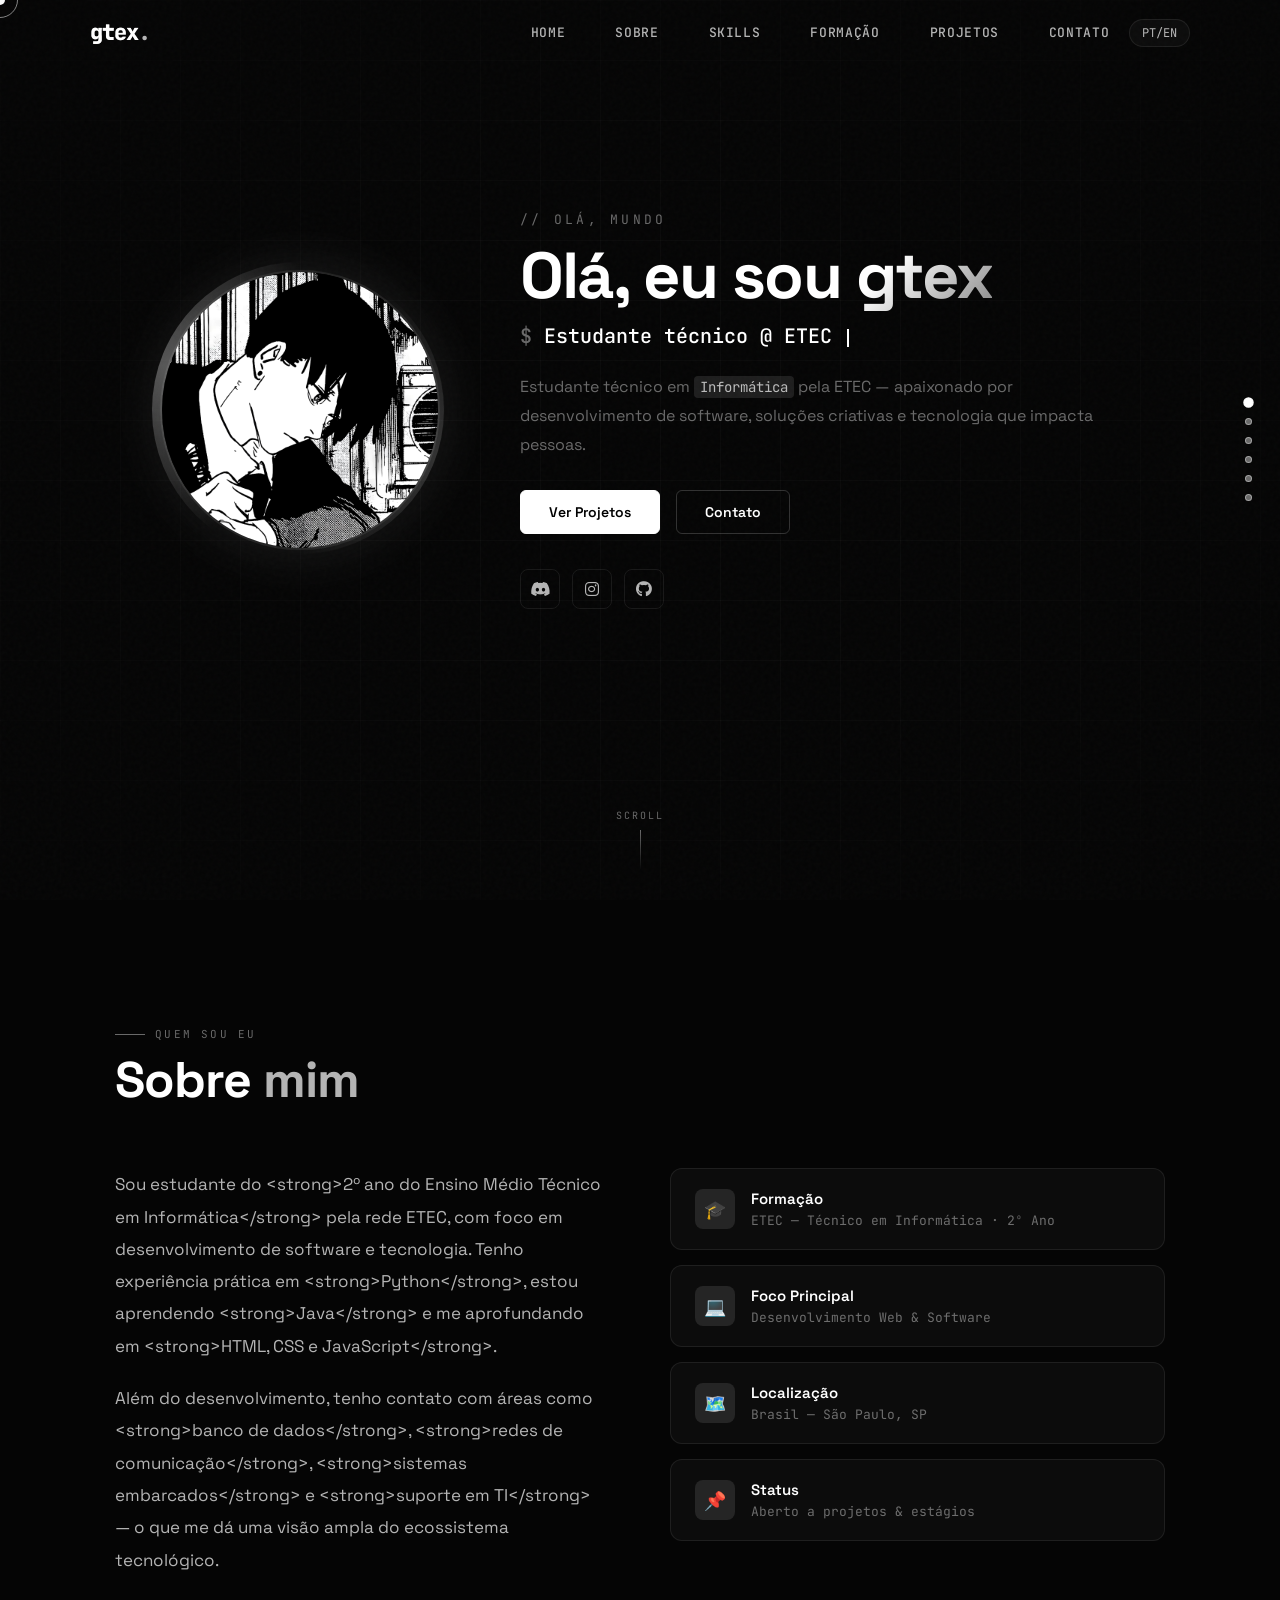
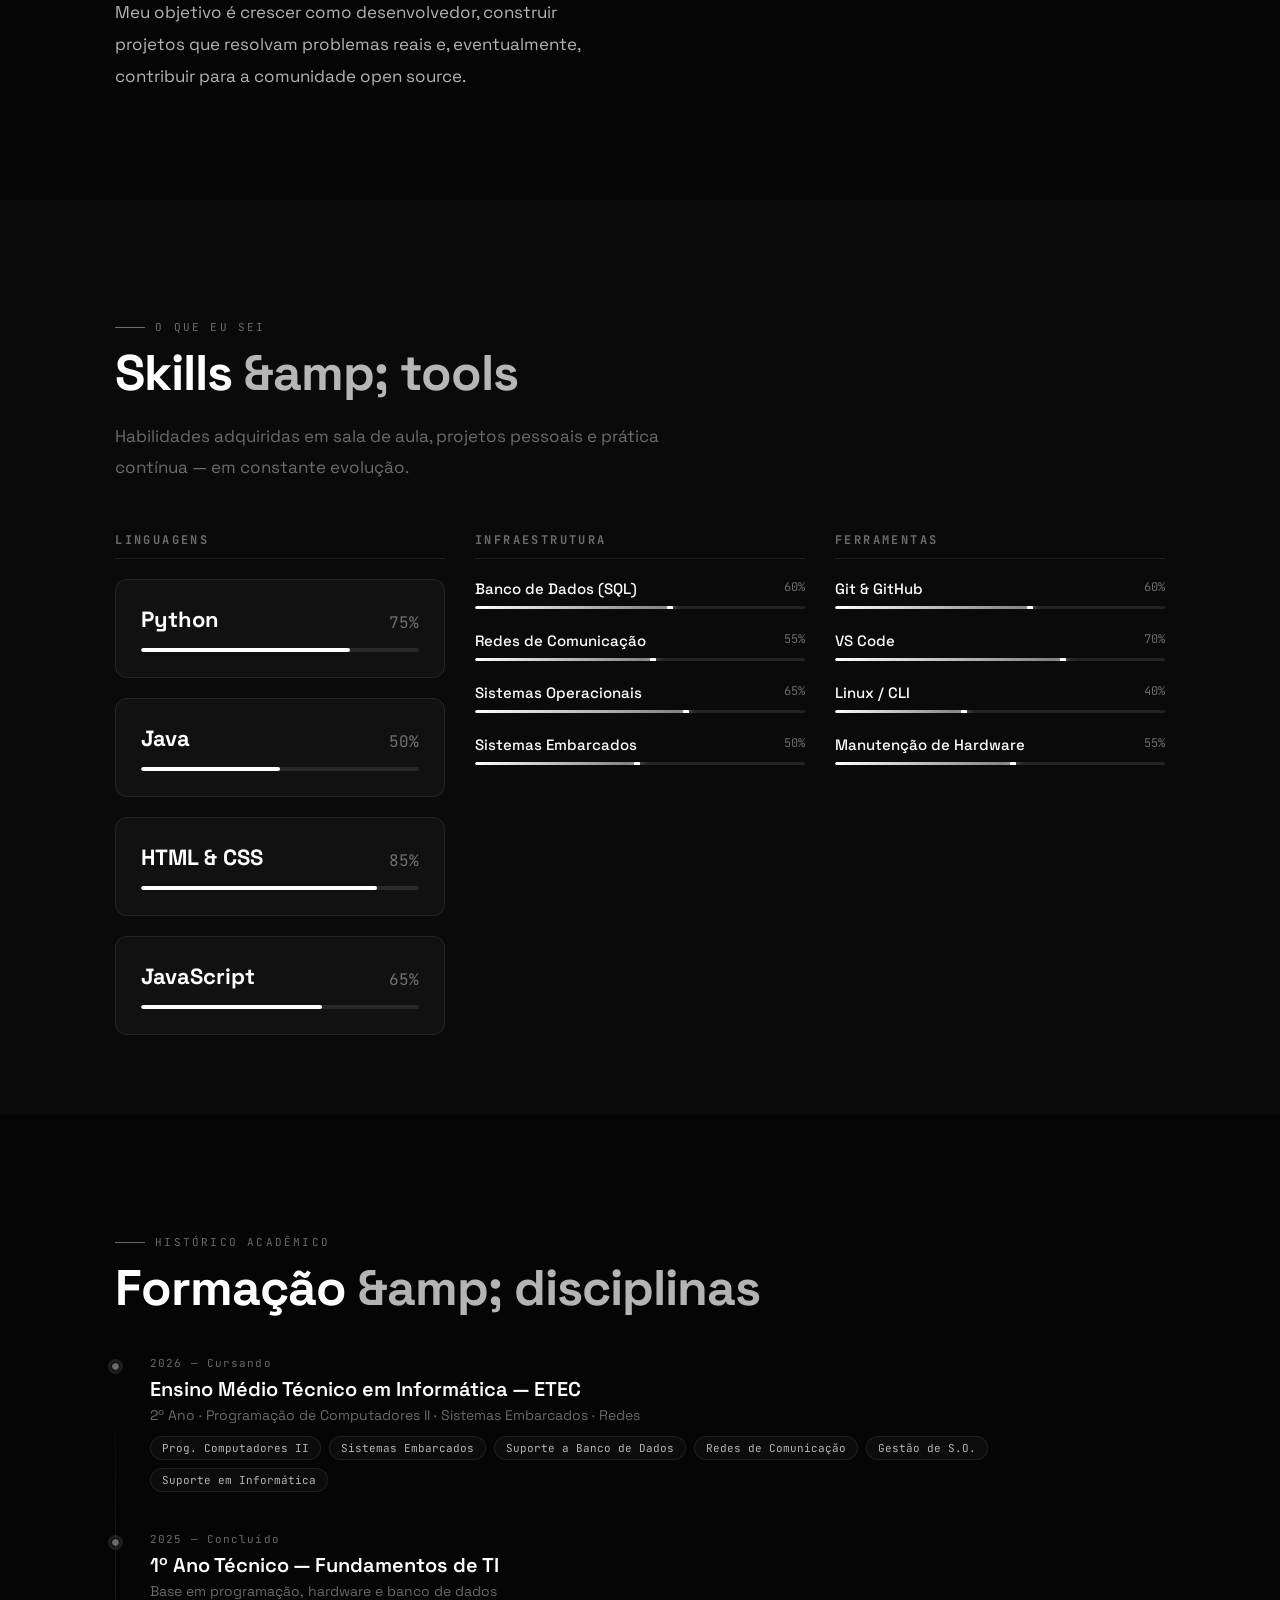
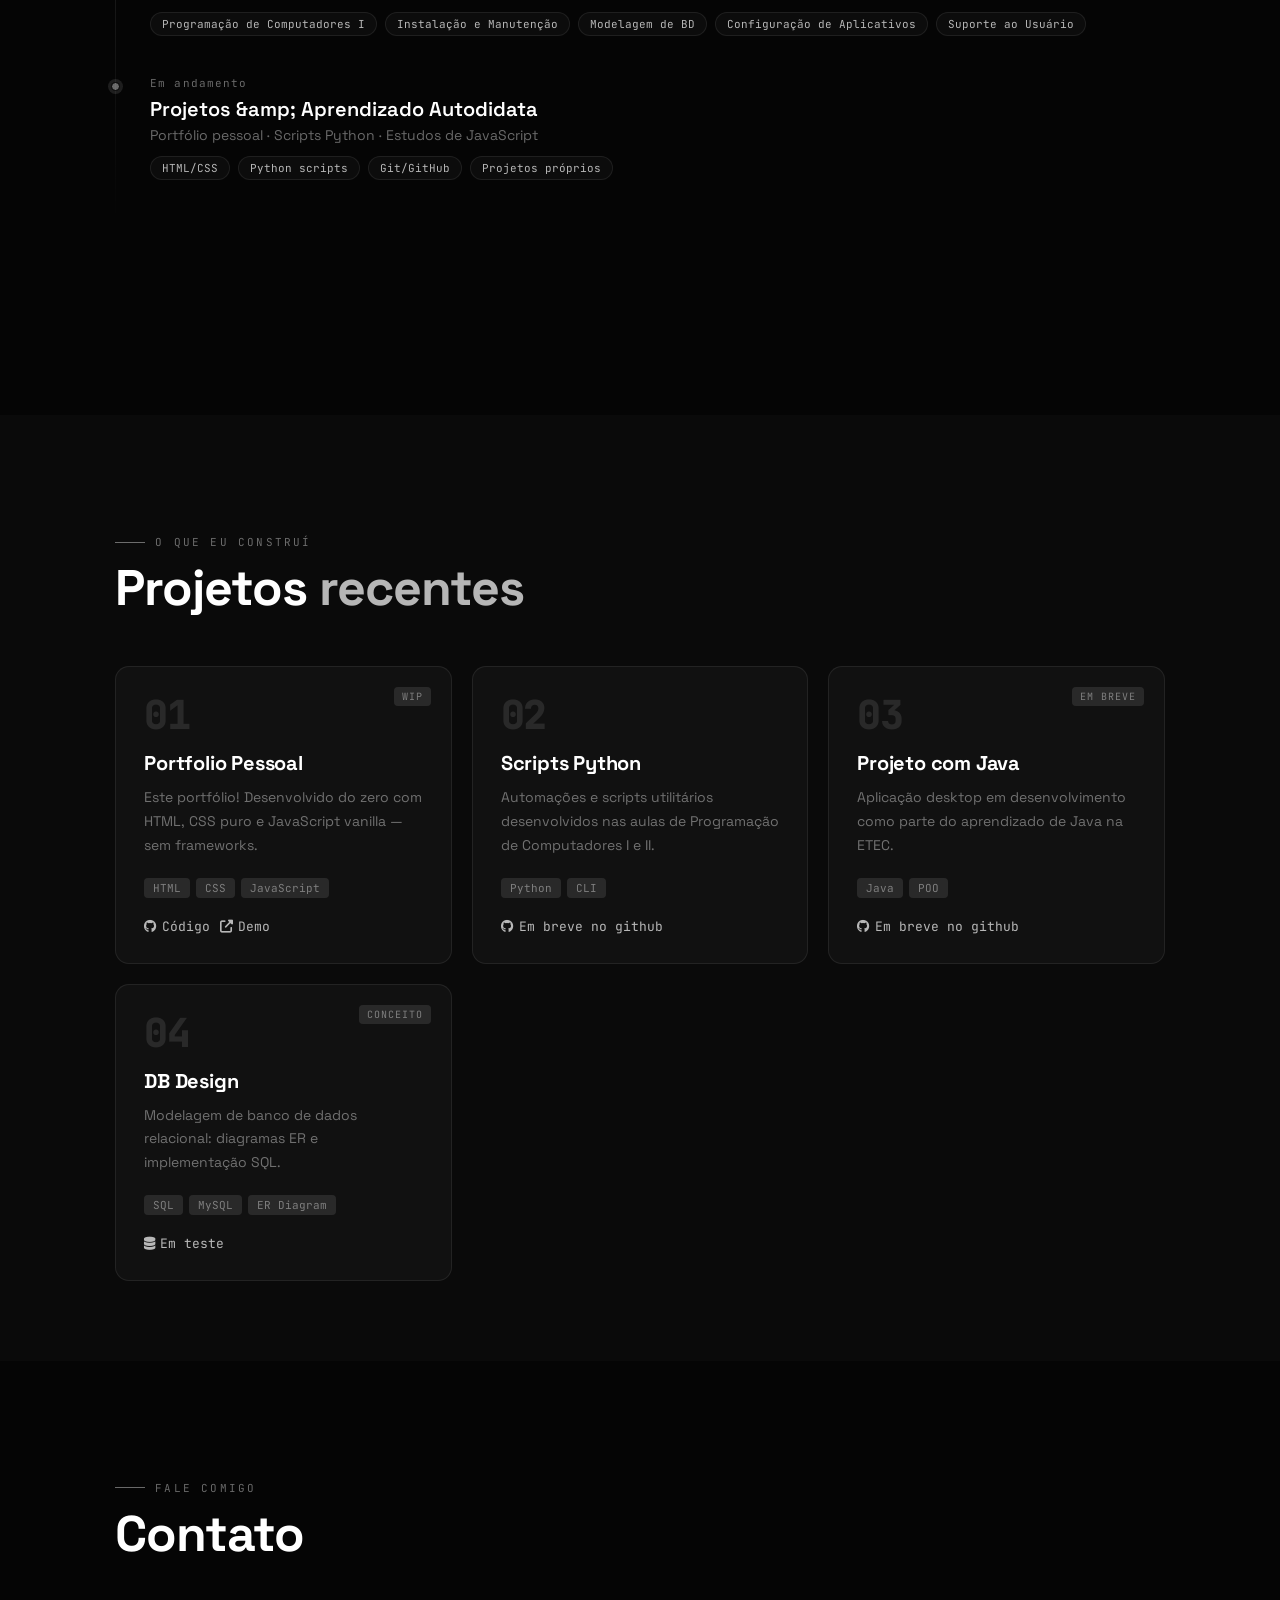
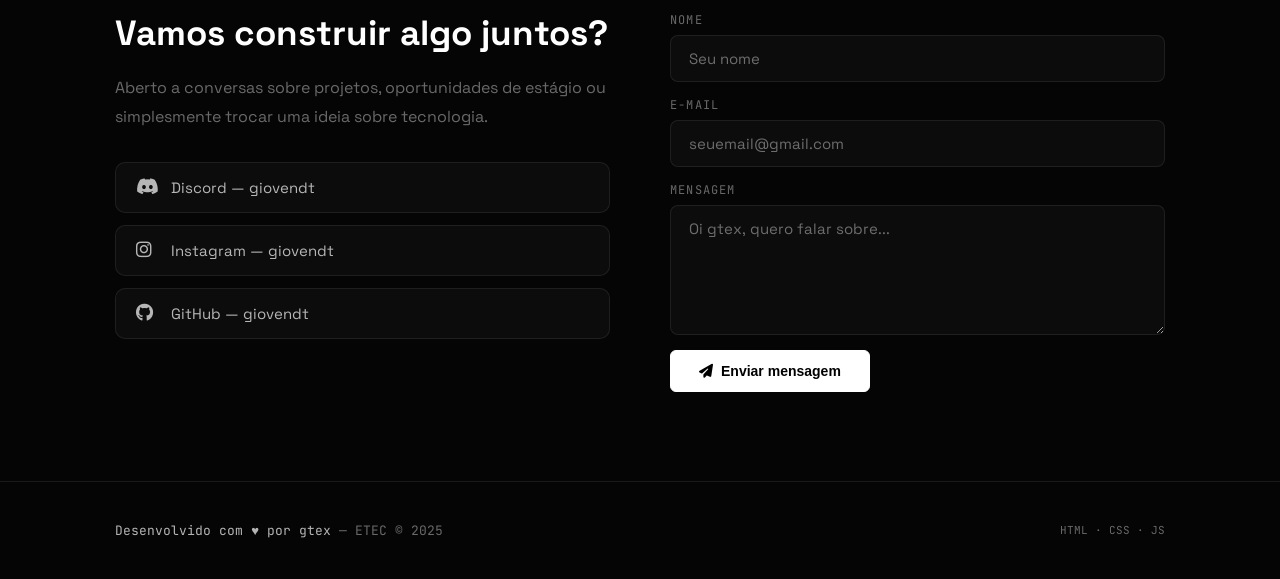
<file: portfolio/index.html>
<!DOCTYPE html>
<html lang="pt-BR">

<head>
    <meta charset="UTF-8" />
    <meta name="viewport" content="width=device-width, initial-scale=1.0" />
    <title>gtex — Portfolio</title>
    <link rel="stylesheet" href="https://cdnjs.cloudflare.com/ajax/libs/font-awesome/6.5.2/css/all.min.css" />
    <!-- Apenas duas fontes: Space Grotesk (principal) e JetBrains Mono (mono) -->
    <link
        href="https://fonts.googleapis.com/css2?family=Space+Grotesk:wght@300;400;500;600;700&family=JetBrains+Mono:wght@300;400;500&display=swap"
        rel="stylesheet" />
    <link rel="stylesheet" href="styles/main.css" />

    </head>

<body>

    <div id="noise"></div>
    <div id="cursor"></div>
    <div id="cursor-ring"></div>
    <div id="scroll-bar"></div>

    <nav id="side-nav" aria-label="Navegação por seções">
        <div class="nav-dot active" data-target="home" data-label="Home"></div>
        <div class="nav-dot" data-target="sobre" data-label="Sobre"></div>
        <div class="nav-dot" data-target="habilidades" data-label="Skills"></div>
        <div class="nav-dot" data-target="formacao" data-label="Formação"></div>
        <div class="nav-dot" data-target="projetos" data-label="Projetos"></div>
        <div class="nav-dot" data-target="contato" data-label="Contato"></div>
    </nav>

    <header id="main-header">
        <a href="#home" class="logo glitch" data-text="gtex">gtex<span>.</span></a>
        <div style="display: flex; align-items: center;">
            <div class="nav-links" id="main-nav">
                <a href="#home" class="nav-link active" data-key="nav_home">Home</a>
                <a href="#sobre" class="nav-link" data-key="nav_sobre">Sobre</a>
                <a href="#habilidades" class="nav-link" data-key="nav_skills">Skills</a>
                <a href="#formacao" class="nav-link" data-key="nav_formacao">Formação</a>
                <a href="#projetos" class="nav-link" data-key="nav_projetos">Projetos</a>
                <a href="#contato" class="nav-link" data-key="nav_contato">Contato</a>
            </div>
            <button class="lang-toggle" id="langToggle">PT/EN</button>
            <div class="hamburger" id="hamburger" aria-label="Menu">
                <span></span><span></span><span></span>
            </div>
        </div>
    </header>

    <!-- ========== HOME ========== -->
    <section id="home">
        <div class="home-img reveal-left">
            <div class="home-img-wrapper">
                <img src="assets/images/akipfp.jpg" alt="Foto de perfil - gtex"
                    onerror="this.parentNode.innerHTML='<div class=\'home-img-placeholder\'><i class=\'fas fa-user\'></i></div>'" />
            </div>
        </div>
        <div class="home-content">
            <p class="home-greeting" data-key="home_greeting">// olá, mundo</p>
            <h1><span data-key="home_hi">Hi, I'm</span> <span class="name">gtex</span></h1>
            <div class="typing-wrapper">
                <span class="type-prefix">$ </span>
                <span id="typed-text"></span>
                <span class="typed-cursor"></span>
            </div>
            <p class="home-desc" data-key="home_desc">
                Estudante técnico em <code>Informática</code> pela ETEC — apaixonado por
                desenvolvimento de software, soluções criativas e tecnologia que impacta pessoas.
            </p>
            <div class="home-cta">
                <a href="#projetos" class="btn btn-primary" data-key="btn_projetos"><i class="fas fa-folder-open"></i>
                    Ver Projetos</a>
                <a href="#contato" class="btn btn-secondary" data-key="btn_contato"><i class="fas fa-paper-plane"></i>
                    Contato</a>
            </div>
            <div class="social-icons">
                <a href="https://discord.com/users/giovendt" aria-label="Discord"><i class="fab fa-discord"></i></a>
                <a href="https://instagram.com/giovendt" aria-label="Instagram"><i class="fab fa-instagram"></i></a>
                <a href="https://github.com/giovendt" aria-label="GitHub"><i class="fab fa-github"></i></a>
            </div>
        </div>
        <div class="scroll-indicator" onclick="document.getElementById('sobre').scrollIntoView({behavior:'smooth'})">
            <span data-key="scroll">Scroll</span>
            <div class="scroll-line"></div>
        </div>
    </section>

    <!-- ========== SOBRE ========== -->
    <section id="sobre">
        <p class="section-label reveal" data-key="sobre_label">Quem sou eu</p>
        <h2 class="section-title reveal">Sobre <span class="accent" data-key="sobre_title">mim</span></h2>
        <div class="sobre-grid">
            <div class="sobre-text reveal-left">
                <p data-key="sobre_text1">
                    Sou estudante do <strong>2º ano do Ensino Médio Técnico em Informática</strong>
                    pela rede ETEC, com foco em desenvolvimento de software e tecnologia.
                    Tenho experiência prática em <strong>Python</strong>, estou aprendendo
                    <strong>Java</strong> e me aprofundando em <strong>HTML, CSS e JavaScript</strong>.
                </p>
                <p data-key="sobre_text2">
                    Além do desenvolvimento, tenho contato com áreas como
                    <strong>banco de dados</strong>, <strong>redes de comunicação</strong>,
                    <strong>sistemas embarcados</strong> e <strong>suporte em TI</strong> —
                    o que me dá uma visão ampla do ecossistema tecnológico.
                </p>
                <p data-key="sobre_text3">
                    Meu objetivo é crescer como desenvolvedor, construir projetos que resolvam
                    problemas reais e, eventualmente, contribuir para a comunidade open source.
                </p>
            </div>
            <div class="about-cards reveal-right">
                <div class="about-card">
                    <div class="about-card-icon">🎓</div>
                    <div class="about-card-content">
                        <h4 data-key="card1_title">Formação</h4>
                        <p data-key="card1_text">ETEC — Técnico em Informática · 2º Ano</p>
                    </div>
                </div>
                <div class="about-card">
                    <div class="about-card-icon">💻</div>
                    <div class="about-card-content">
                        <h4 data-key="card2_title">Foco Principal</h4>
                        <p data-key="card2_text">Desenvolvimento Web & Software</p>
                    </div>
                </div>
                <div class="about-card">
                    <div class="about-card-icon">🗺️</div>
                    <div class="about-card-content">
                        <h4 data-key="card3_title">Localização</h4>
                        <p data-key="card3_text">Brasil — São Paulo, SP</p>
                    </div>
                </div>
                <div class="about-card">
                    <div class="about-card-icon">📌</div>
                    <div class="about-card-content">
                        <h4 data-key="card4_title">Status</h4>
                        <p data-key="card4_text">Aberto a projetos & estágios</p>
                    </div>
                </div>
            </div>
        </div>
    </section>

    <!-- ========== HABILIDADES ========== -->
    <section id="habilidades">
        <p class="section-label reveal" data-key="skills_label">O que eu sei</p>
        <h2 class="section-title reveal">Skills <span class="accent" data-key="skills_title">&amp; tools</span></h2>
        <p class="skills-intro reveal" data-key="skills_intro">Habilidades adquiridas em sala de aula, projetos pessoais
            e prática contínua — em constante evolução.</p>
        <div class="skills-grid">
            <div class="skill-category reveal">
                <h3 data-key="lang_category">Linguagens</h3>
                <div class="lang-cards-grid">
                    <a href="python.html" class="lang-card" data-pct="75">
                        <div class="lang-header"><span class="lang-name">Python</span><span class="lang-pct">75%</span>
                        </div>
                        <div class="lang-bar-bg">
                            <div class="lang-bar-fill"></div>
                        </div>
                    </a>
                    <a href="java.html" class="lang-card" data-pct="50">
                        <div class="lang-header"><span class="lang-name">Java</span><span class="lang-pct">50%</span>
                        </div>
                        <div class="lang-bar-bg">
                            <div class="lang-bar-fill"></div>
                        </div>
                    </a>
                    <a href="html-css.html" class="lang-card" data-pct="85">
                        <div class="lang-header"><span class="lang-name">HTML & CSS</span><span
                                class="lang-pct">85%</span></div>
                        <div class="lang-bar-bg">
                            <div class="lang-bar-fill"></div>
                        </div>
                    </a>
                    <a href="javascript.html" class="lang-card" data-pct="65">
                        <div class="lang-header"><span class="lang-name">JavaScript</span><span
                                class="lang-pct">65%</span></div>
                        <div class="lang-bar-bg">
                            <div class="lang-bar-fill"></div>
                        </div>
                    </a>
                </div>
            </div>
            <div class="skill-category reveal">
                <h3 data-key="infra_category">Infraestrutura</h3>
                <div class="skill-item" data-pct="60">
                    <div class="skill-header"><span class="skill-name" data-key="skill_sql">Banco de Dados
                            (SQL)</span><span class="skill-pct">60%</span></div>
                    <div class="skill-bar-bg">
                        <div class="skill-bar-fill"></div>
                    </div>
                </div>
                <div class="skill-item" data-pct="55">
                    <div class="skill-header"><span class="skill-name" data-key="skill_redes">Redes de
                            Comunicação</span><span class="skill-pct">55%</span></div>
                    <div class="skill-bar-bg">
                        <div class="skill-bar-fill"></div>
                    </div>
                </div>
                <div class="skill-item" data-pct="65">
                    <div class="skill-header"><span class="skill-name" data-key="skill_so">Sistemas
                            Operacionais</span><span class="skill-pct">65%</span></div>
                    <div class="skill-bar-bg">
                        <div class="skill-bar-fill"></div>
                    </div>
                </div>
                <div class="skill-item" data-pct="50">
                    <div class="skill-header"><span class="skill-name" data-key="skill_emb">Sistemas
                            Embarcados</span><span class="skill-pct">50%</span></div>
                    <div class="skill-bar-bg">
                        <div class="skill-bar-fill"></div>
                    </div>
                </div>
            </div>
            <div class="skill-category reveal">
                <h3 data-key="tools_category">Ferramentas</h3>
                <div class="skill-item" data-pct="60">
                    <div class="skill-header"><span class="skill-name">Git &amp; GitHub</span><span
                            class="skill-pct">60%</span></div>
                    <div class="skill-bar-bg">
                        <div class="skill-bar-fill"></div>
                    </div>
                </div>
                <div class="skill-item" data-pct="70">
                    <div class="skill-header"><span class="skill-name">VS Code</span><span class="skill-pct">70%</span>
                    </div>
                    <div class="skill-bar-bg">
                        <div class="skill-bar-fill"></div>
                    </div>
                </div>
                <div class="skill-item" data-pct="40">
                    <div class="skill-header"><span class="skill-name">Linux / CLI</span><span
                            class="skill-pct">40%</span></div>
                    <div class="skill-bar-bg">
                        <div class="skill-bar-fill"></div>
                    </div>
                </div>
                <div class="skill-item" data-pct="55">
                    <div class="skill-header"><span class="skill-name" data-key="skill_hw">Manutenção de
                            Hardware</span><span class="skill-pct">55%</span></div>
                    <div class="skill-bar-bg">
                        <div class="skill-bar-fill"></div>
                    </div>
                </div>
            </div>
        </div>
    </section>

    <!-- ========== FORMAÇÃO ========== -->
    <section id="formacao">
        <p class="section-label reveal" data-key="form_label">Histórico acadêmico</p>
        <h2 class="section-title reveal">Formação <span class="accent" data-key="form_title">&amp; disciplinas</span>
        </h2>
        <div class="timeline">
            <div class="timeline-item reveal">
                <p class="timeline-date" data-key="date1">2026 — Cursando</p>
                <h3 class="timeline-title" data-key="course1">Ensino Médio Técnico em Informática — ETEC</h3>
                <p class="timeline-sub" data-key="course1_sub">2º Ano · Programação de Computadores II · Sistemas
                    Embarcados · Redes</p>
                <div class="timeline-tags"><span class="tag">Prog. Computadores II</span><span class="tag">Sistemas
                        Embarcados</span><span class="tag">Suporte a Banco de Dados</span><span class="tag">Redes de
                        Comunicação</span><span class="tag">Gestão de S.O.</span><span class="tag">Suporte em
                        Informática</span></div>
            </div>
            <div class="timeline-item reveal">
                <p class="timeline-date" data-key="date2">2025 — Concluído</p>
                <h3 class="timeline-title" data-key="course2">1º Ano Técnico — Fundamentos de TI</h3>
                <p class="timeline-sub" data-key="course2_sub">Base em programação, hardware e banco de dados</p>
                <div class="timeline-tags"><span class="tag">Programação de Computadores I</span><span
                        class="tag">Instalação e Manutenção</span><span class="tag">Modelagem de BD</span><span
                        class="tag">Configuração de Aplicativos</span><span class="tag">Suporte ao Usuário</span></div>
            </div>
            <div class="timeline-item reveal">
                <p class="timeline-date" data-key="date3">Em andamento</p>
                <h3 class="timeline-title" data-key="course3">Projetos &amp; Aprendizado Autodidata</h3>
                <p class="timeline-sub" data-key="course3_sub">Portfólio pessoal · Scripts Python · Estudos de
                    JavaScript</p>
                <div class="timeline-tags"><span class="tag">HTML/CSS</span><span class="tag">Python scripts</span><span
                        class="tag">Git/GitHub</span><span class="tag">Projetos próprios</span></div>
            </div>
        </div>
    </section>

    <!-- ========== PROJETOS ========== -->
    <section id="projetos">
        <p class="section-label reveal" data-key="proj_label">O que eu construí</p>
        <h2 class="section-title reveal">Projetos <span class="accent" data-key="proj_title">recentes</span></h2>
        <div class="projects-grid">
            <div class="project-card reveal"><span class="project-wip">WIP</span>
                <div class="project-num">01</div>
                <h3 class="project-title" data-key="proj1_title">Portfolio Pessoal</h3>
                <p class="project-desc" data-key="proj1_desc">Este portfólio! Desenvolvido do zero com HTML, CSS puro e
                    JavaScript vanilla — sem frameworks.</p>
                <div class="project-tech"><span>HTML</span><span>CSS</span><span>JavaScript</span></div>
                <div class="project-links"><a href="#" class="project-link"><i class="fab fa-github"></i> <span
                            data-key="code">Código</span></a><a href="#" class="project-link"><i
                            class="fas fa-external-link-alt"></i> <span data-key="demo">Demo</span></a></div>
            </div>
            <div class="project-card reveal">
                <div class="project-num">02</div>
                <h3 class="project-title" data-key="proj2_title">Scripts Python</h3>
                <p class="project-desc" data-key="proj2_desc">Automações e scripts utilitários desenvolvidos nas aulas
                    de Programação de Computadores I e II.</p>
                <div class="project-tech"><span>Python</span><span>CLI</span></div>
                <div class="project-links"><a href="#" class="project-link"><i class="fab fa-github"></i> <span
                            data-key="soon_github">Em breve no github</span></a></div>
            </div>
            <div class="project-card reveal"><span class="project-wip" data-key="soon_label">Em breve</span>
                <div class="project-num">03</div>
                <h3 class="project-title" data-key="proj3_title">Projeto com Java</h3>
                <p class="project-desc" data-key="proj3_desc">Aplicação desktop em desenvolvimento como parte do
                    aprendizado de Java na ETEC.</p>
                <div class="project-tech"><span>Java</span><span>POO</span></div>
                <div class="project-links"><a href="#" class="project-link"><i class="fab fa-github"></i> <span
                            data-key="soon_github">Em breve no github</span></a></div>
            </div>
            <div class="project-card reveal"><span class="project-wip">Conceito</span>
                <div class="project-num">04</div>
                <h3 class="project-title" data-key="proj4_title">DB Design</h3>
                <p class="project-desc" data-key="proj4_desc">Modelagem de banco de dados relacional: diagramas ER e
                    implementação SQL.</p>
                <div class="project-tech"><span>SQL</span><span>MySQL</span><span>ER Diagram</span></div>
                <div class="project-links"><a href="#" class="project-link"><i class="fas fa-database"></i> <span
                            data-key="testing">Em teste</span></a></div>
            </div>
        </div>
    </section>

    <!-- ========== CONTATO ========== -->
    <section id="contato">
        <p class="section-label reveal" data-key="contact_label">Fale comigo</p>
        <h2 class="section-title reveal">Contato</h2>
        <div class="contact-wrapper">
            <div class="contact-info reveal-left">
                <h3 data-key="contact_title">Vamos construir algo juntos?</h3>
                <p data-key="contact_text">Aberto a conversas sobre projetos, oportunidades de estágio ou simplesmente
                    trocar uma ideia sobre tecnologia.</p>
                <div class="contact-links">
                    <a href="https://discord.com/users/giovendt" class="contact-link-item"><i
                            class="fab fa-discord"></i> Discord — giovendt</a>
                    <a href="https://instagram.com/giovendt" class="contact-link-item"><i class="fab fa-instagram"></i>
                        Instagram — giovendt</a>
                    <a href="https://github.com/giovendt" class="contact-link-item"><i class="fab fa-github"></i> GitHub
                        — giovendt</a>
                </div>
            </div>
            <form class="contact-form reveal-right" onsubmit="handleForm(event)">
                <div class="form-group"><label class="form-label" data-key="form_name">Nome</label><input type="text"
                        class="form-input" placeholder="Seu nome" required /></div>
                <div class="form-group"><label class="form-label">E-mail</label><input type="email" class="form-input"
                        placeholder="seuemail@gmail.com" required /></div>
                <div class="form-group"><label class="form-label" data-key="form_msg">Mensagem</label><textarea
                        class="form-textarea" placeholder="Oi gtex, quero falar sobre..." required></textarea></div>
                <button type="submit" class="btn btn-primary" style="align-self:flex-start"><i
                        class="fas fa-paper-plane"></i> <span data-key="send">Enviar mensagem</span></button>
            </form>
        </div>
    </section>

    <footer>
        <p><span data-key="footer1">Desenvolvido com</span> <span>♥</span> <span data-key="footer2">por</span>
            <span>gtex</span> — ETEC © 2025
        </p>
        <p style="font-size:1.1rem">HTML · CSS · JS</p>
    </footer>

    <script>
        // ========== TRADUÇÕES ==========
        const translations = {
            pt: {
                nav_home: "Home", nav_sobre: "Sobre", nav_skills: "Skills", nav_formacao: "Formação", nav_projetos: "Projetos", nav_contato: "Contato",
                home_greeting: "// olá, mundo", home_hi: "Olá, eu sou", home_desc: "Estudante técnico em <code>Informática</code> pela ETEC — apaixonado por desenvolvimento de software, soluções criativas e tecnologia que impacta pessoas.",
                btn_projetos: "Ver Projetos", btn_contato: "Contato", scroll: "Scroll",
                sobre_label: "Quem sou eu", sobre_title: "mim", sobre_text1: "Sou estudante do <strong>2º ano do Ensino Médio Técnico em Informática</strong> pela rede ETEC, com foco em desenvolvimento de software e tecnologia. Tenho experiência prática em <strong>Python</strong>, estou aprendendo <strong>Java</strong> e me aprofundando em <strong>HTML, CSS e JavaScript</strong>.",
                sobre_text2: "Além do desenvolvimento, tenho contato com áreas como <strong>banco de dados</strong>, <strong>redes de comunicação</strong>, <strong>sistemas embarcados</strong> e <strong>suporte em TI</strong> — o que me dá uma visão ampla do ecossistema tecnológico.",
                sobre_text3: "Meu objetivo é crescer como desenvolvedor, construir projetos que resolvam problemas reais e, eventualmente, contribuir para a comunidade open source.",
                card1_title: "Formação", card1_text: "ETEC — Técnico em Informática · 2º Ano",
                card2_title: "Foco Principal", card2_text: "Desenvolvimento Web & Software",
                card3_title: "Localização", card3_text: "Brasil — São Paulo, SP",
                card4_title: "Status", card4_text: "Aberto a projetos & estágios",
                skills_label: "O que eu sei", skills_title: "&amp; tools", skills_intro: "Habilidades adquiridas em sala de aula, projetos pessoais e prática contínua — em constante evolução.",
                lang_category: "Linguagens", infra_category: "Infraestrutura", tools_category: "Ferramentas",
                skill_sql: "Banco de Dados (SQL)", skill_redes: "Redes de Comunicação", skill_so: "Sistemas Operacionais", skill_emb: "Sistemas Embarcados", skill_hw: "Manutenção de Hardware",
                form_label: "Histórico acadêmico", form_title: "&amp; disciplinas",
                date1: "2026 — Cursando", course1: "Ensino Médio Técnico em Informática — ETEC", course1_sub: "2º Ano · Programação de Computadores II · Sistemas Embarcados · Redes",
                date2: "2025 — Concluído", course2: "1º Ano Técnico — Fundamentos de TI", course2_sub: "Base em programação, hardware e banco de dados",
                date3: "Em andamento", course3: "Projetos &amp; Aprendizado Autodidata", course3_sub: "Portfólio pessoal · Scripts Python · Estudos de JavaScript",
                proj_label: "O que eu construí", proj_title: "recentes",
                proj1_title: "Portfolio Pessoal", proj1_desc: "Este portfólio! Desenvolvido do zero com HTML, CSS puro e JavaScript vanilla — sem frameworks.",
                proj2_title: "Scripts Python", proj2_desc: "Automações e scripts utilitários desenvolvidos nas aulas de Programação de Computadores I e II.",
                proj3_title: "Projeto com Java", proj3_desc: "Aplicação desktop em desenvolvimento como parte do aprendizado de Java na ETEC.",
                proj4_title: "DB Design", proj4_desc: "Modelagem de banco de dados relacional: diagramas ER e implementação SQL.",
                code: "Código", demo: "Demo", soon_github: "Em breve no github", testing: "Em teste", soon_label: "Em breve",
                contact_label: "Fale comigo", contact_title: "Vamos construir algo juntos?", contact_text: "Aberto a conversas sobre projetos, oportunidades de estágio ou simplesmente trocar uma ideia sobre tecnologia.",
                form_name: "Nome", form_msg: "Mensagem", send: "Enviar mensagem",
                footer1: "Desenvolvido com", footer2: "por"
            },
            en: {
                nav_home: "Home", nav_sobre: "About", nav_skills: "Skills", nav_formacao: "Education", nav_projetos: "Projects", nav_contato: "Contact",
                home_greeting: "// hello, world", home_hi: "Hi, I'm", home_desc: "Technical student in <code>Informatics</code> at ETEC — passionate about software development, creative solutions, and technology that impacts people.",
                btn_projetos: "View Projects", btn_contato: "Contact", scroll: "Scroll",
                sobre_label: "Who I am", sobre_title: "me", sobre_text1: "I am a <strong>2nd year Technical High School student in Informatics</strong> at ETEC, focusing on software development and technology. I have practical experience in <strong>Python</strong>, I'm learning <strong>Java</strong>, and diving deeper into <strong>HTML, CSS and JavaScript</strong>.",
                sobre_text2: "Beyond development, I have experience with <strong>databases</strong>, <strong>communication networks</strong>, <strong>embedded systems</strong> and <strong>IT support</strong> — which gives me a broad view of the tech ecosystem.",
                sobre_text3: "My goal is to grow as a developer, build projects that solve real problems, and eventually contribute to the open source community.",
                card1_title: "Education", card1_text: "ETEC — IT Technician · 2nd Year",
                card2_title: "Main Focus", card2_text: "Web & Software Development",
                card3_title: "Location", card3_text: "Brazil — São Paulo, SP",
                card4_title: "Status", card4_text: "Open to projects & internships",
                skills_label: "What I know", skills_title: "&amp; tools", skills_intro: "Skills acquired in class, personal projects, and continuous practice — always evolving.",
                lang_category: "Languages", infra_category: "Infrastructure", tools_category: "Tools",
                skill_sql: "Database (SQL)", skill_redes: "Communication Networks", skill_so: "Operating Systems", skill_emb: "Embedded Systems", skill_hw: "Hardware Maintenance",
                form_label: "Academic background", form_title: "&amp; subjects",
                date1: "2026 — In progress", course1: "Technical High School in Informatics — ETEC", course1_sub: "2nd Year · Computer Programming II · Embedded Systems · Networks",
                date2: "2025 — Completed", course2: "1st Year Technical — IT Fundamentals", course2_sub: "Basics of programming, hardware and databases",
                date3: "Ongoing", course3: "Projects & Self‑learning", course3_sub: "Personal portfolio · Python scripts · JavaScript studies",
                proj_label: "What I built", proj_title: "recent",
                proj1_title: "Personal Portfolio", proj1_desc: "This portfolio! Built from scratch with vanilla HTML, CSS and JavaScript — no frameworks.",
                proj2_title: "Python Scripts", proj2_desc: "Automations and utility scripts developed in Computer Programming I and II classes.",
                proj3_title: "Java Project", proj3_desc: "Desktop application under development as part of my Java learning at ETEC.",
                proj4_title: "DB Design", proj4_desc: "Relational database modeling: ER diagrams and SQL implementation.",
                code: "Code", demo: "Demo", soon_github: "Coming soon on github", testing: "Testing", soon_label: "Soon",
                contact_label: "Talk to me", contact_title: "Let's build something together?", contact_text: "Open to conversations about projects, internship opportunities, or just exchanging ideas about technology.",
                form_name: "Name", form_msg: "Message", send: "Send message",
                footer1: "Made with", footer2: "by"
            }
        };

        let currentLang = localStorage.getItem('lang') || 'pt';

        function setLanguage(lang) {
            currentLang = lang;
            localStorage.setItem('lang', lang);
            document.querySelectorAll('[data-key]').forEach(el => {
                const key = el.getAttribute('data-key');
                if (translations[lang][key]) {
                    if (el.tagName === 'INPUT' || el.tagName === 'TEXTAREA') {
                        el.placeholder = translations[lang][key];
                    } else if (el.classList.contains('home-desc')) {
                        el.innerHTML = translations[lang][key];
                    } else {
                        el.innerText = translations[lang][key];
                    }
                }
            });
            // Atualiza frases do efeito de digitação
            typingPhrases = translations[lang].typing_phrases || (lang === 'pt' ?
                ['Estudante técnico @ ETEC', 'Desenvolvedor Python', 'Aprendiz de web', 'Entusiasta de BD', 'Redes & infra', 'Sempre construindo algo'] :
                ['Technical student @ ETEC', 'Python developer', 'Web dev learner', 'Database enthusiast', 'Networks & infra student', 'Always building something']);
            resetTyping();
        }

        // Typing effect dinâmico
        let typingPhrases = [];
        let phIdx = 0, chIdx = 0, deleting = false;
        const typedEl = document.getElementById('typed-text');
        function typeLoop() {
            if (!typingPhrases.length) return;
            const full = typingPhrases[phIdx];
            if (!deleting) {
                typedEl.textContent = full.slice(0, ++chIdx);
                if (chIdx === full.length) { deleting = true; setTimeout(typeLoop, 2200); return; }
            } else {
                typedEl.textContent = full.slice(0, --chIdx);
                if (chIdx === 0) { deleting = false; phIdx = (phIdx + 1) % typingPhrases.length; }
            }
            setTimeout(typeLoop, deleting ? 45 : 80);
        }
        function resetTyping() {
            phIdx = 0; chIdx = 0; deleting = false;
            typedEl.textContent = '';
            typeLoop();
        }

        // Inicialização
        function initLanguage() {
            setLanguage(currentLang);
            document.getElementById('langToggle').addEventListener('click', () => {
                const newLang = currentLang === 'pt' ? 'en' : 'pt';
                setLanguage(newLang);
            });
        }

        // ========== DEMAIS SCRIPTS ==========
        // Cursor, scroll bar, header, hamburger, side nav dots, reveal, skill bars, form, etc.
        // (manter o mesmo código funcional já existente, apenas adicionar a chamada initLanguage)
        const cursor = document.getElementById('cursor');
        const ring = document.getElementById('cursor-ring');
        let mx = 0, my = 0, rx = 0, ry = 0;
        document.addEventListener('mousemove', e => { mx = e.clientX; my = e.clientY; });
        function animateCursor() {
            cursor.style.left = mx + 'px'; cursor.style.top = my + 'px';
            rx += (mx - rx) * 0.12; ry += (my - ry) * 0.12;
            ring.style.left = rx + 'px'; ring.style.top = ry + 'px';
            requestAnimationFrame(animateCursor);
        }
        animateCursor();
        document.querySelectorAll('a,button,.project-card,.about-card,.contact-link-item,.nav-dot,.btn')
            .forEach(el => { el.addEventListener('mouseenter', () => document.body.classList.add('hovering')); el.addEventListener('mouseleave', () => document.body.classList.remove('hovering')); });

        window.addEventListener('scroll', () => { const pct = (window.scrollY / (document.body.scrollHeight - window.innerHeight)) * 100; document.getElementById('scroll-bar').style.width = pct + '%'; document.getElementById('main-header').classList.toggle('scrolled', window.scrollY > 50); });
        document.getElementById('hamburger').addEventListener('click', () => { document.getElementById('main-nav').classList.toggle('open'); });

        const sections = ['home', 'sobre', 'habilidades', 'formacao', 'projetos', 'contato'];
        const navDots = document.querySelectorAll('.nav-dot');
        const navLinks = document.querySelectorAll('.nav-link');
        navDots.forEach(dot => { dot.addEventListener('click', () => { document.getElementById(dot.dataset.target).scrollIntoView({ behavior: 'smooth' }); }); });
        const io = new IntersectionObserver(entries => { entries.forEach(entry => { if (entry.isIntersecting) { const id = entry.target.id; navDots.forEach(d => d.classList.toggle('active', d.dataset.target === id)); navLinks.forEach(l => l.classList.toggle('active', l.getAttribute('href') === '#' + id)); } }); }, { threshold: 0.4 });
        sections.forEach(s => { const el = document.getElementById(s); if (el) io.observe(el); });

        const revealObserver = new IntersectionObserver((entries) => { entries.forEach(entry => { if (entry.isIntersecting) { entry.target.classList.add('visible'); entry.target.querySelectorAll('.lang-card').forEach(card => { const pct = card.getAttribute('data-pct'); const fill = card.querySelector('.lang-bar-fill'); if (fill && pct) setTimeout(() => fill.style.width = pct + '%', 150); }); entry.target.querySelectorAll('.skill-item').forEach(item => { const pct = item.getAttribute('data-pct'); const fill = item.querySelector('.skill-bar-fill'); if (fill && pct) setTimeout(() => fill.style.width = pct + '%', 150); }); } }); }, { threshold: 0.15 });
        document.querySelectorAll('.reveal, .reveal-left, .reveal-right').forEach(el => revealObserver.observe(el));

        function handleForm(e) { e.preventDefault(); const btn = e.target.querySelector('button[type=submit]'); btn.innerHTML = '<i class="fas fa-check"></i> ' + (currentLang === 'pt' ? 'Enviado!' : 'Sent!'); btn.disabled = true; btn.style.opacity = '0.7'; setTimeout(() => { btn.innerHTML = '<i class="fas fa-paper-plane"></i> ' + (currentLang === 'pt' ? 'Enviar mensagem' : 'Send message'); btn.disabled = false; btn.style.opacity = '1'; e.target.reset(); }, 3000); }
        document.querySelectorAll('a[href^="#"]').forEach(a => { a.addEventListener('click', e => { const target = document.querySelector(a.getAttribute('href')); if (target) { e.preventDefault(); target.scrollIntoView({ behavior: 'smooth' }); } }); });

        initLanguage();
    </script>
</body>

</html>
</file>
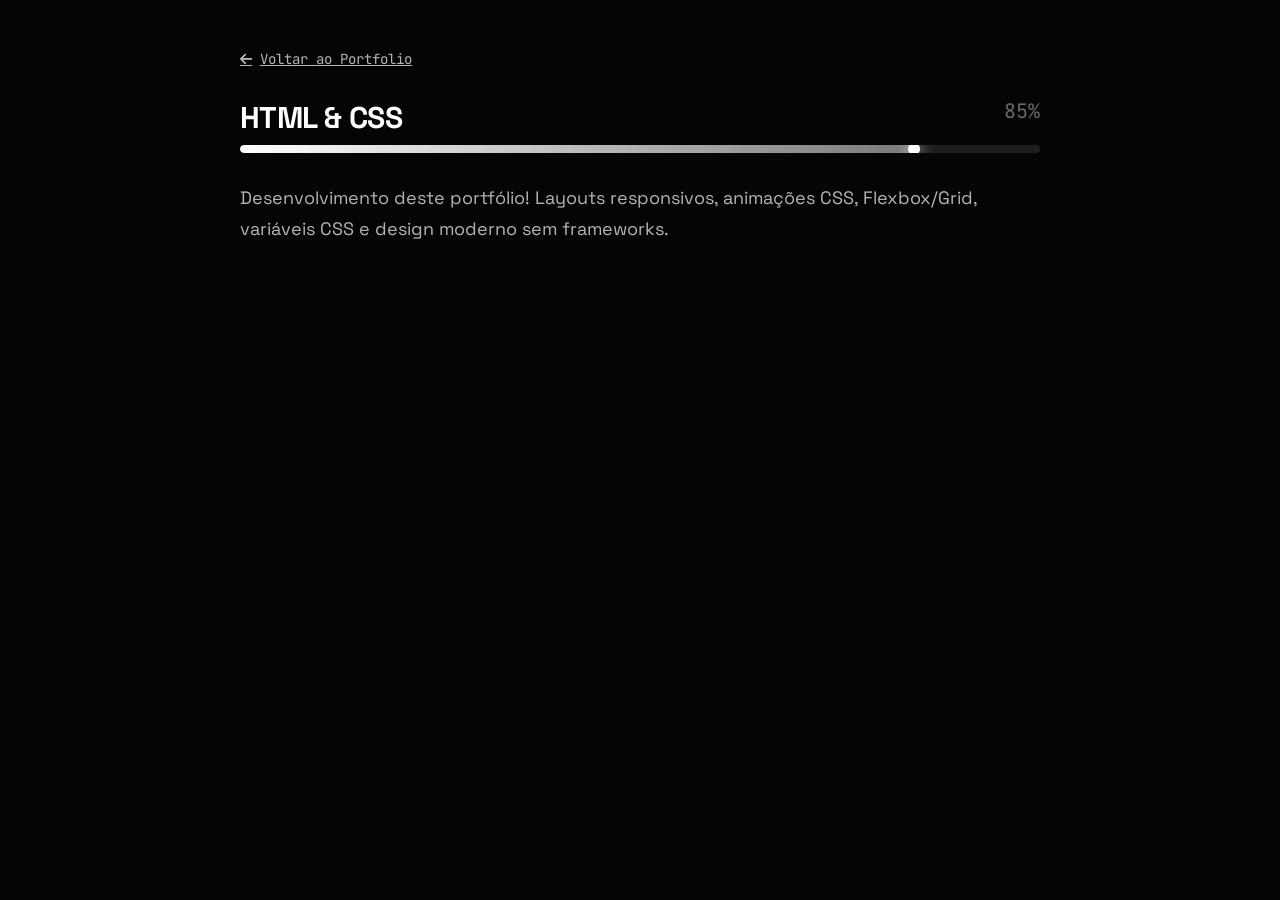
<file: portfolio/pages/languages/html-css.html>
<!DOCTYPE html>
<html lang="pt-BR">

<head>
    <meta charset="UTF-8" />
    <meta name="viewport" content="width=device-width, initial-scale=1.0" />
    <title>HTML & CSS - gtex Portfolio</title>
    <link rel="stylesheet" href="https://cdnjs.cloudflare.com/ajax/libs/font-awesome/6.5.2/css/all.min.css" />
    <link
        href="https://fonts.googleapis.com/css2?family=Poppins:wght@100;200;300;400;500;600;700;800&family=Space+Grotesk:wght@300;400;500;600;700&family=JetBrains+Mono:wght@300;400;500&display=swap"
        rel="stylesheet" />
    <style>
        *,
        *::before,
        *::after {
            margin: 0;
            padding: 0;
            box-sizing: border-box;
        }

        :root {
            --bg: #050505;
            --white: #ffffff;
            --white70: rgba(255, 255, 255, 0.7);
            --white40: rgba(255, 255, 255, 0.4);
            --white10: rgba(255, 255, 255, 0.10);
            --font-main: 'Space Grotesk', 'Poppins', sans-serif;
            --font-mono: 'JetBrains Mono', monospace;
            --transition: 0.35s cubic-bezier(0.4, 0, 0.2, 1);
        }

        html {
            font-size: 62.5%;
            scroll-behavior: smooth;
        }

        body {
            background: var(--bg);
            color: var(--white);
            font-family: var(--font-main);
            padding: 5rem;
        }

        .container {
            max-width: 80rem;
            margin: 0 auto;
        }

        .back-link {
            display: inline-flex;
            align-items: center;
            gap: 0.8rem;
            color: var(--white70);
            font-size: 1.4rem;
            font-family: var(--font-mono);
            margin-bottom: 3rem;
        }

        .back-link:hover {
            color: var(--white);
        }

        .skill-header {
            display: flex;
            justify-content: space-between;
            margin-bottom: 0.8rem;
        }

        .skill-name {
            font-size: 3rem;
            font-weight: 700;
            letter-spacing: -0.02em;
        }

        .skill-pct {
            font-size: 2rem;
            font-family: var(--font-mono);
            color: var(--white40);
        }

        .skill-bar-bg {
            height: 8px;
            background: var(--white10);
            border-radius: 99px;
            overflow: hidden;
        }

        .skill-bar-fill {
            height: 100%;
            width: 0%;
            background: linear-gradient(90deg, #fff, rgba(255, 255, 255, 0.4));
            border-radius: 99px;
            transition: width 2s cubic-bezier(0.4, 0, 0.2, 1);
            position: relative;
        }

        .skill-bar-fill::after {
            content: '';
            position: absolute;
            right: 0;
            top: 50%;
            transform: translateY(-50%);
            width: 12px;
            height: 12px;
            border-radius: 50%;
            background: #fff;
            box-shadow: 0 0 15px rgba(255, 255, 255, 0.8);
        }

        .skill-desc {
            font-size: 1.8rem;
            color: var(--white70);
            line-height: 1.7;
            margin-top: 3rem;
        }

        @media (max-width: 768px) {
            body {
                padding: 2rem 3%;
            }

            .skill-name {
                font-size: 2.5rem;
            }
        }
    </style>
</head>

<body>
    <div class="container">
        <a href="../portfolio_final.html" class="back-link"><i class="fas fa-arrow-left"></i> Voltar ao Portfolio</a>
        <div class="skill-item" data-pct="85">
            <div class="skill-header">
                <span class="skill-name">HTML & CSS</span>
                <span class="skill-pct">85%</span>
            </div>
            <div class="skill-bar-bg">
                <div class="skill-bar-fill"></div>
            </div>
            <p class="skill-desc">Desenvolvimento deste portfólio! Layouts responsivos, animações CSS, Flexbox/Grid,
                variáveis CSS e design moderno sem frameworks.</p>
        </div>
    </div>
    <script>
        window.addEventListener('load', () => {
            const fill = document.querySelector('.skill-bar-fill');
            if (fill) fill.style.width = '85%';
        });
    </script>
</body>

</html>
</file>
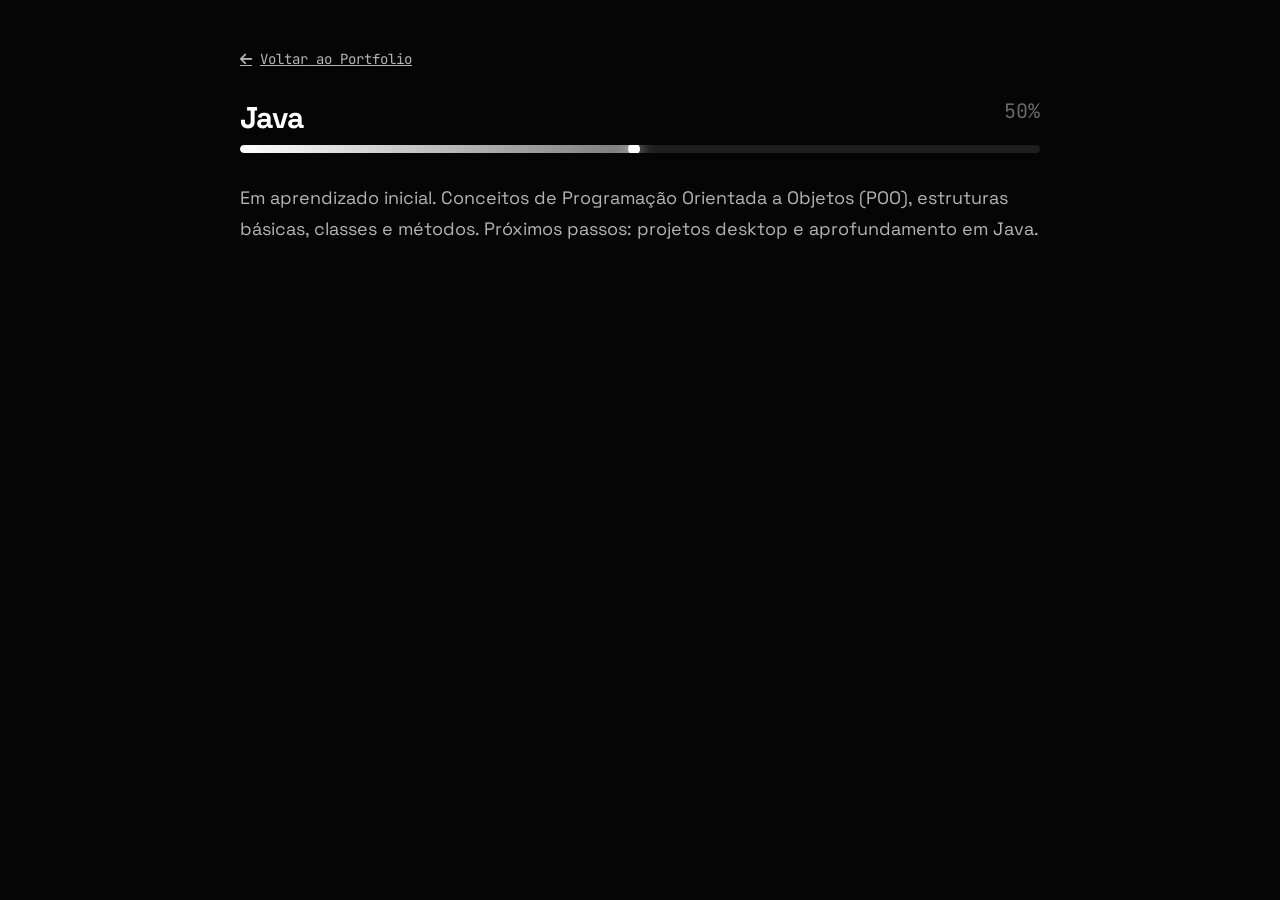
<file: portfolio/pages/languages/java.html>
<!DOCTYPE html>
<html lang="pt-BR">

<head>
    <meta charset="UTF-8" />
    <meta name="viewport" content="width=device-width, initial-scale=1.0" />
    <title>Java - gtex Portfolio</title>
    <link rel="stylesheet" href="https://cdnjs.cloudflare.com/ajax/libs/font-awesome/6.5.2/css/all.min.css" />
    <link
        href="https://fonts.googleapis.com/css2?family=Poppins:wght@100;200;300;400;500;600;700;800&family=Space+Grotesk:wght@300;400;500;600;700&family=JetBrains+Mono:wght@300;400;500&display=swap"
        rel="stylesheet" />
    <style>
        *,
        *::before,
        *::after {
            margin: 0;
            padding: 0;
            box-sizing: border-box;
        }

        :root {
            --bg: #050505;
            --white: #ffffff;
            --white70: rgba(255, 255, 255, 0.7);
            --white40: rgba(255, 255, 255, 0.4);
            --white10: rgba(255, 255, 255, 0.10);
            --font-main: 'Space Grotesk', 'Poppins', sans-serif;
            --font-mono: 'JetBrains Mono', monospace;
            --transition: 0.35s cubic-bezier(0.4, 0, 0.2, 1);
        }

        html {
            font-size: 62.5%;
            scroll-behavior: smooth;
        }

        body {
            background: var(--bg);
            color: var(--white);
            font-family: var(--font-main);
            padding: 5rem;
        }

        .container {
            max-width: 80rem;
            margin: 0 auto;
        }

        .back-link {
            display: inline-flex;
            align-items: center;
            gap: 0.8rem;
            color: var(--white70);
            font-size: 1.4rem;
            font-family: var(--font-mono);
            margin-bottom: 3rem;
        }

        .back-link:hover {
            color: var(--white);
        }

        .skill-header {
            display: flex;
            justify-content: space-between;
            margin-bottom: 0.8rem;
        }

        .skill-name {
            font-size: 3rem;
            font-weight: 700;
            letter-spacing: -0.02em;
        }

        .skill-pct {
            font-size: 2rem;
            font-family: var(--font-mono);
            color: var(--white40);
        }

        .skill-bar-bg {
            height: 8px;
            background: var(--white10);
            border-radius: 99px;
            overflow: hidden;
        }

        .skill-bar-fill {
            height: 100%;
            width: 0%;
            background: linear-gradient(90deg, #fff, rgba(255, 255, 255, 0.4));
            border-radius: 99px;
            transition: width 2s cubic-bezier(0.4, 0, 0.2, 1);
            position: relative;
        }

        .skill-bar-fill::after {
            content: '';
            position: absolute;
            right: 0;
            top: 50%;
            transform: translateY(-50%);
            width: 12px;
            height: 12px;
            border-radius: 50%;
            background: #fff;
            box-shadow: 0 0 15px rgba(255, 255, 255, 0.8);
        }

        .skill-desc {
            font-size: 1.8rem;
            color: var(--white70);
            line-height: 1.7;
            margin-top: 3rem;
        }

        @media (max-width: 768px) {
            body {
                padding: 2rem 3%;
            }

            .skill-name {
                font-size: 2.5rem;
            }
        }
    </style>
</head>

<body>
    <div class="container">
        <a href="../portfolio_final.html" class="back-link"><i class="fas fa-arrow-left"></i> Voltar ao Portfolio</a>
        <div class="skill-item" data-pct="50">
            <div class="skill-header">
                <span class="skill-name">Java</span>
                <span class="skill-pct">50%</span>
            </div>
            <div class="skill-bar-bg">
                <div class="skill-bar-fill"></div>
            </div>
            <p class="skill-desc">Em aprendizado inicial. Conceitos de Programação Orientada a Objetos (POO), estruturas
                básicas, classes e métodos. Próximos passos: projetos desktop e aprofundamento em Java.</p>
        </div>
    </div>
    <script>
        window.addEventListener('load', () => {
            const fill = document.querySelector('.skill-bar-fill');
            if (fill) fill.style.width = '50%';
        });
    </script>
</body>

</html>
</file>
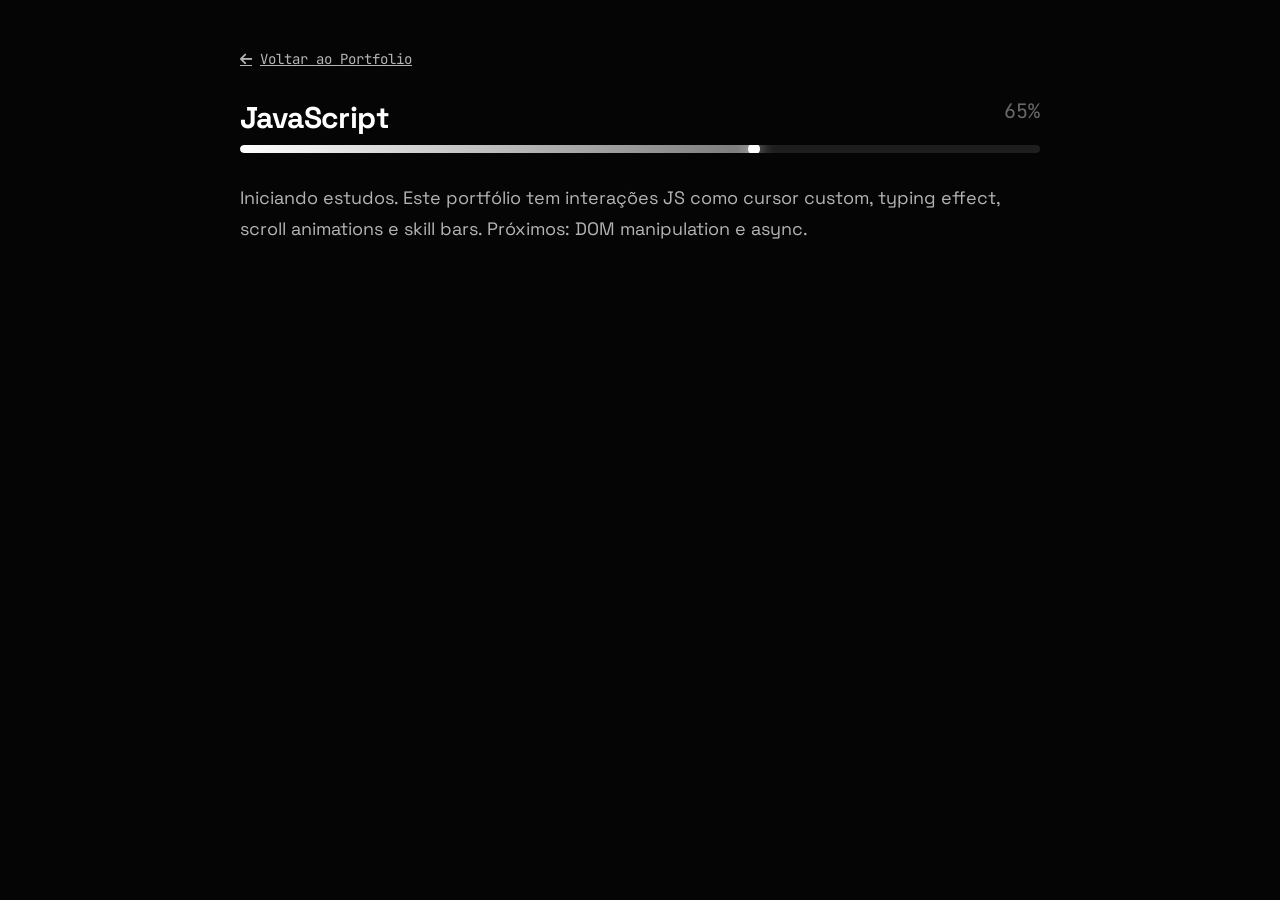
<file: portfolio/pages/languages/javascript.html>
<!DOCTYPE html>
<html lang="pt-BR">

<head>
    <meta charset="UTF-8" />
    <meta name="viewport" content="width=device-width, initial-scale=1.0" />
    <title>JavaScript - gtex Portfolio</title>
    <link rel="stylesheet" href="https://cdnjs.cloudflare.com/ajax/libs/font-awesome/6.5.2/css/all.min.css" />
    <link
        href="https://fonts.googleapis.com/css2?family=Poppins:wght@100;200;300;400;500;600;700;800&family=Space+Grotesk:wght@300;400;500;600;700&family=JetBrains+Mono:wght@300;400;500&display=swap"
        rel="stylesheet" />
    <style>
        *,
        *::before,
        *::after {
            margin: 0;
            padding: 0;
            box-sizing: border-box;
        }

        :root {
            --bg: #050505;
            --white: #ffffff;
            --white70: rgba(255, 255, 255, 0.7);
            --white40: rgba(255, 255, 255, 0.4);
            --white10: rgba(255, 255, 255, 0.10);
            --font-main: 'Space Grotesk', 'Poppins', sans-serif;
            --font-mono: 'JetBrains Mono', monospace;
            --transition: 0.35s cubic-bezier(0.4, 0, 0.2, 1);
        }

        html {
            font-size: 62.5%;
            scroll-behavior: smooth;
        }

        body {
            background: var(--bg);
            color: var(--white);
            font-family: var(--font-main);
            padding: 5rem;
        }

        .container {
            max-width: 80rem;
            margin: 0 auto;
        }

        .back-link {
            display: inline-flex;
            align-items: center;
            gap: 0.8rem;
            color: var(--white70);
            font-size: 1.4rem;
            font-family: var(--font-mono);
            margin-bottom: 3rem;
        }

        .back-link:hover {
            color: var(--white);
        }

        .skill-header {
            display: flex;
            justify-content: space-between;
            margin-bottom: 0.8rem;
        }

        .skill-name {
            font-size: 3rem;
            font-weight: 700;
            letter-spacing: -0.02em;
        }

        .skill-pct {
            font-size: 2rem;
            font-family: var(--font-mono);
            color: var(--white40);
        }

        .skill-bar-bg {
            height: 8px;
            background: var(--white10);
            border-radius: 99px;
            overflow: hidden;
        }

        .skill-bar-fill {
            height: 100%;
            width: 0%;
            background: linear-gradient(90deg, #fff, rgba(255, 255, 255, 0.4));
            border-radius: 99px;
            transition: width 2s cubic-bezier(0.4, 0, 0.2, 1);
            position: relative;
        }

        .skill-bar-fill::after {
            content: '';
            position: absolute;
            right: 0;
            top: 50%;
            transform: translateY(-50%);
            width: 12px;
            height: 12px;
            border-radius: 50%;
            background: #fff;
            box-shadow: 0 0 15px rgba(255, 255, 255, 0.8);
        }

        .skill-desc {
            font-size: 1.8rem;
            color: var(--white70);
            line-height: 1.7;
            margin-top: 3rem;
        }

        @media (max-width: 768px) {
            body {
                padding: 2rem 3%;
            }

            .skill-name {
                font-size: 2.5rem;
            }
        }
    </style>
</head>

<body>
    <div class="container">
        <a href="../portfolio_final.html" class="back-link"><i class="fas fa-arrow-left"></i> Voltar ao Portfolio</a>
        <div class="skill-item" data-pct="65">
            <div class="skill-header">
                <span class="skill-name">JavaScript</span>
                <span class="skill-pct">65%</span>
            </div>
            <div class="skill-bar-bg">
                <div class="skill-bar-fill"></div>
            </div>
            <p class="skill-desc">Iniciando estudos. Este portfólio tem interações JS como cursor custom, typing effect,
                scroll animations e skill bars. Próximos: DOM manipulation e async.</p>
        </div>
    </div>
    <script>
        window.addEventListener('load', () => {
            const fill = document.querySelector('.skill-bar-fill');
            if (fill) fill.style.width = '65%';
        });
    </script>
</body>

</html>
</file>
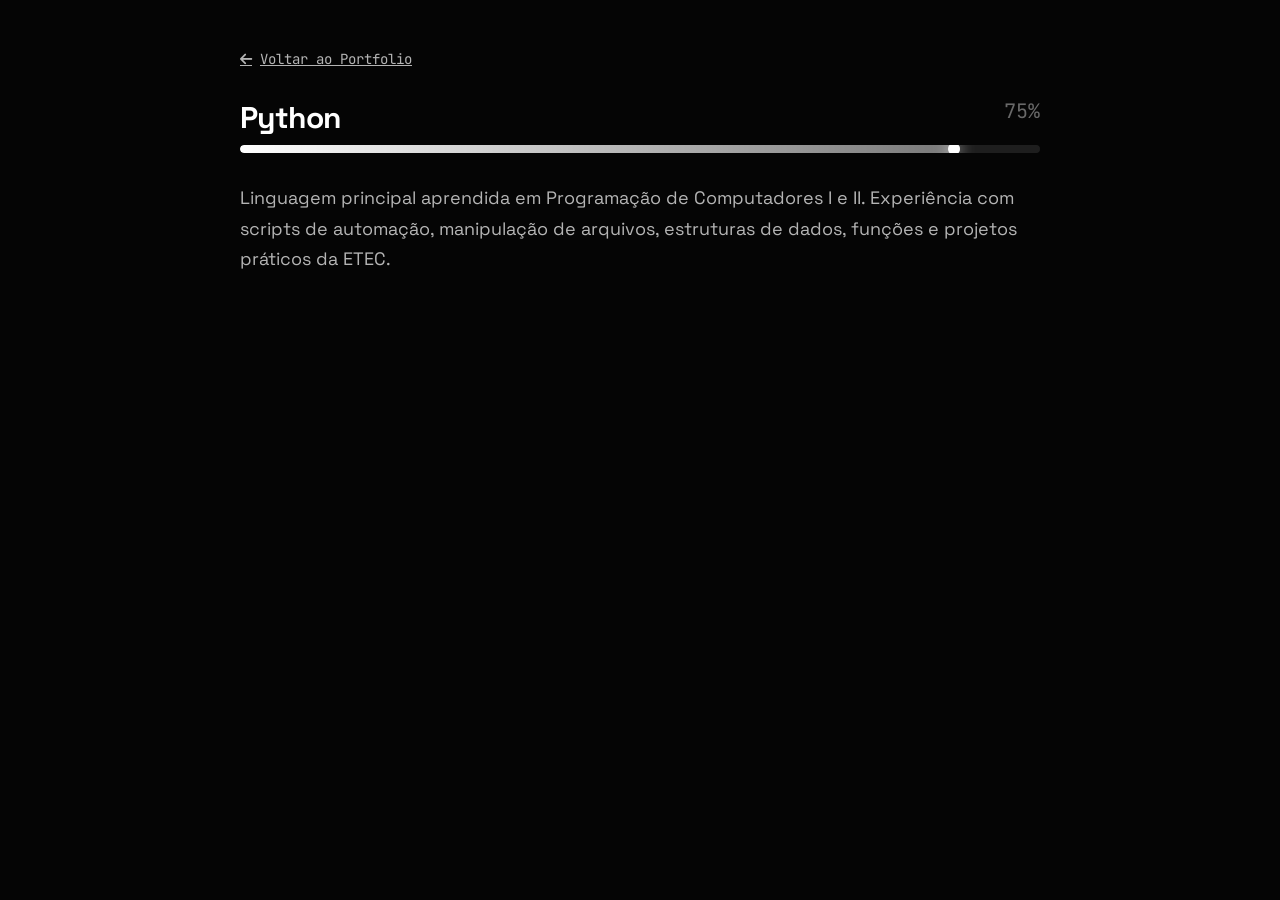
<file: portfolio/pages/languages/python.html>
<!DOCTYPE html>
<html lang="pt-BR">

<head>
  <meta charset="UTF-8" />
  <meta name="viewport" content="width=device-width, initial-scale=1.0" />
  <title>Python - gtex Portfolio</title>
  <link rel="stylesheet" href="https://cdnjs.cloudflare.com/ajax/libs/font-awesome/6.5.2/css/all.min.css" />
  <link
    href="https://fonts.googleapis.com/css2?family=Poppins:wght@100;200;300;400;500;600;700;800&family=Space+Grotesk:wght@300;400;500;600;700&family=JetBrains+Mono:wght@300;400;500&display=swap"
    rel="stylesheet" />
  <style>
    *,
    *::before,
    *::after {
      margin: 0;
      padding: 0;
      box-sizing: border-box;
    }

    :root {
      --bg: #050505;
      --white: #ffffff;
      --white70: rgba(255, 255, 255, 0.7);
      --white40: rgba(255, 255, 255, 0.4);
      --white10: rgba(255, 255, 255, 0.10);
      --font-main: 'Space Grotesk', 'Poppins', sans-serif;
      --font-mono: 'JetBrains Mono', monospace;
      --transition: 0.35s cubic-bezier(0.4, 0, 0.2, 1);
    }

    html {
      font-size: 62.5%;
      scroll-behavior: smooth;
    }

    body {
      background: var(--bg);
      color: var(--white);
      font-family: var(--font-main);
      padding: 5rem;
    }

    .container {
      max-width: 80rem;
      margin: 0 auto;
    }

    .back-link {
      display: inline-flex;
      align-items: center;
      gap: 0.8rem;
      color: var(--white70);
      font-size: 1.4rem;
      font-family: var(--font-mono);
      margin-bottom: 3rem;
    }

    .back-link:hover {
      color: var(--white);
    }

    .skill-header {
      display: flex;
      justify-content: space-between;
      margin-bottom: 0.8rem;
    }

    .skill-name {
      font-size: 3rem;
      font-weight: 700;
      letter-spacing: -0.02em;
    }

    .skill-pct {
      font-size: 2rem;
      font-family: var(--font-mono);
      color: var(--white40);
    }

    .skill-bar-bg {
      height: 8px;
      background: var(--white10);
      border-radius: 99px;
      overflow: hidden;
    }

    .skill-bar-fill {
      height: 100%;
      width: 0%;
      background: linear-gradient(90deg, #fff, rgba(255, 255, 255, 0.4));
      border-radius: 99px;
      transition: width 2s cubic-bezier(0.4, 0, 0.2, 1);
      position: relative;
    }

    .skill-bar-fill::after {
      content: '';
      position: absolute;
      right: 0;
      top: 50%;
      transform: translateY(-50%);
      width: 12px;
      height: 12px;
      border-radius: 50%;
      background: #fff;
      box-shadow: 0 0 15px rgba(255, 255, 255, 0.8);
    }

    .skill-desc {
      font-size: 1.8rem;
      color: var(--white70);
      line-height: 1.7;
      margin-top: 3rem;
    }

    @media (max-width: 768px) {
      body {
        padding: 2rem 3%;
      }

      .skill-name {
        font-size: 2.5rem;
      }
    }
  </style>
</head>

<body>
  <div class="container">
    <a href="../portfolio_final.html" class="back-link"><i class="fas fa-arrow-left"></i> Voltar ao Portfolio</a>
    <div class="skill-item" data-pct="90">
      <div class="skill-header">
        <span class="skill-name">Python</span>
        <span class="skill-pct">75%</span>
      </div>
      <div class="skill-bar-bg">
        <div class="skill-bar-fill"></div>
      </div>
      <p class="skill-desc">Linguagem principal aprendida em Programação de Computadores I e II. Experiência com scripts
        de automação, manipulação de arquivos, estruturas de dados, funções e projetos práticos da ETEC.</p>
    </div>
  </div>
  <script>
    window.addEventListener('load', () => {
      const fill = document.querySelector('.skill-bar-fill');
      if (fill) fill.style.width = '90%';
    });
  </script>
</body>

</html>
</file>
<file: portfolio/styles/main.css>
/* ========== RESET & BASE ========== */
*, *::before, *::after {
    margin: 0;
    padding: 0;
    box-sizing: border-box;
    text-decoration: none;
    border: none;
    outline: none;
}

:root {
    --bg: #050505;
    --bg2: #0a0a0a;
    --bg3: #111111;
    --surface: rgba(255, 255, 255, 0.03);
    --surface-hover: rgba(255, 255, 255, 0.07);
    --border: rgba(255, 255, 255, 0.08);
    --border-glow: rgba(255, 255, 255, 0.18);
    --white: #ffffff;
    --white70: rgba(255, 255, 255, 0.7);
    --white40: rgba(255, 255, 255, 0.4);
    --white10: rgba(255, 255, 255, 0.10);
    --font-main: 'Space Grotesk', sans-serif;
    --font-mono: 'JetBrains Mono', monospace;
    --transition: 0.35s cubic-bezier(0.4, 0, 0.2, 1);
}

/* ========== RESPECTA PREFERS-REDUCED-MOTION ========== */
@media (prefers-reduced-motion: reduce) {
    *, *::before, *::after {
        animation-duration: 0.01ms !important;
        animation-iteration-count: 1 !important;
        transition-duration: 0.01ms !important;
        scroll-behavior: auto !important;
    }
    .home-img-wrapper::before, .home-img-wrapper::after, .scroll-line, .glitch::before, .glitch::after {
        animation: none !important;
    }
    .typed-cursor {
        animation: none !important;
        opacity: 1;
    }
}

html {
    font-size: 62.5%;
    scroll-behavior: smooth;
}

body {
    background: var(--bg);
    color: var(--white);
    font-family: var(--font-main);
    overflow-x: hidden;
    cursor: none;
}

::selection {
    background: rgba(255, 255, 255, 0.2);
    color: #fff;
}

/* ========== CUSTOM CURSOR ========== */
#cursor {
    position: fixed;
    top: 0;
    left: 0;
    width: 10px;
    height: 10px;
    background: #fff;
    border-radius: 50%;
    pointer-events: none;
    z-index: 9999;
    transform: translate(-50%, -50%);
    transition: transform 0.08s, background 0.2s, width 0.2s, height 0.2s;
    mix-blend-mode: difference;
}

#cursor-ring {
    position: fixed;
    top: 0;
    left: 0;
    width: 36px;
    height: 36px;
    border: 1.5px solid rgba(255, 255, 255, 0.5);
    border-radius: 50%;
    pointer-events: none;
    z-index: 9998;
    transform: translate(-50%, -50%);
    transition: transform 0.18s cubic-bezier(.25, .46, .45, .94), width 0.25s, height 0.25s, border-color 0.2s;
}

body.hovering #cursor {
    width: 20px;
    height: 20px;
}

body.hovering #cursor-ring {
    width: 56px;
    height: 56px;
    border-color: rgba(255, 255, 255, 0.3);
}

/* ========== NOISE OVERLAY ========== */
#noise {
    position: fixed;
    inset: 0;
    pointer-events: none;
    z-index: 1;
    opacity: 0.025;
    background-image: url("data:image/svg+xml,%3Csvg viewBox='0 0 256 256' xmlns='http://www.w3.org/2000/svg'%3E%3Cfilter id='noise'%3E%3CfeTurbulence type='fractalNoise' baseFrequency='0.9' numOctaves='4' stitchTiles='stitch'/%3E%3C/filter%3E%3Crect width='100%25' height='100%25' filter='url(%23noise)'/%3E%3C/svg%3E");
}

/* ========== SCROLL PROGRESS BAR ========== */
#scroll-bar {
    position: fixed;
    top: 0;
    left: 0;
    height: 2px;
    width: 0%;
    background: linear-gradient(90deg, #fff, rgba(255, 255, 255, 0.3));
    z-index: 9997;
    transition: width 0.1s linear;
}

/* ========== SIDE NAV DOTS ========== */
#side-nav {
    position: fixed;
    right: 2.8rem;
    top: 50%;
    transform: translateY(-50%);
    z-index: 500;
    display: flex;
    flex-direction: column;
    gap: 1.2rem;
}

.nav-dot {
    width: 7px;
    height: 7px;
    border-radius: 50%;
    background: var(--white40);
    border: 1.5px solid var(--white40);
    cursor: pointer;
    transition: var(--transition);
    position: relative;
}

.nav-dot.active, .nav-dot:hover {
    background: #fff;
    border-color: #fff;
    transform: scale(1.5);
}

.nav-dot::after {
    content: attr(data-label);
    position: absolute;
    right: 1.6rem;
    top: 50%;
    transform: translateY(-50%);
    font-size: 1.0rem;
    font-family: var(--font-mono);
    color: var(--white70);
    white-space: nowrap;
    opacity: 0;
    transition: opacity 0.2s;
    pointer-events: none;
    letter-spacing: 0.08em;
    text-transform: uppercase;
}

.nav-dot:hover::after {
    opacity: 1;
}

/* ========== HEADER ========== */
header {
    position: fixed;
    top: 0;
    left: 0;
    width: 100%;
    padding: 1.8rem 7%;
    display: flex;
    justify-content: space-between;
    align-items: center;
    z-index: 400;
    transition: background 0.4s, backdrop-filter 0.4s;
}

header.scrolled {
    background: rgba(5, 5, 5, 0.85);
    backdrop-filter: blur(16px);
    border-bottom: 1px solid var(--border);
}

.logo {
    font-size: 2.2rem;
    font-weight: 800;
    font-family: var(--font-mono);
    letter-spacing: -0.04em;
    color: #fff;
    cursor: pointer;
}

.logo span {
    color: var(--white70);
}

.nav-links {
    display: flex;
    align-items: center;
    gap: 1.5rem;
}

nav a,
.nav-link {
    font-size: 1.3rem;
    color: var(--white70);
    font-weight: 500;
    margin-left: 3.5rem;
    transition: color 0.3s;
    font-family: var(--font-mono);
    letter-spacing: 0.05em;
    text-transform: uppercase;
    position: relative;
    background: none !important;
    border: none !important;
}

nav a::after {
    content: '';
    position: absolute;
    bottom: -3px;
    left: 0;
    width: 0;
    height: 1px;
    background: #fff;
    transition: width 0.3s;
}

nav a:hover, nav a.active {
    color: #fff;
}

nav a:hover::after, nav a.active::after {
    width: 100%;
}

.lang-toggle {
    background: var(--surface);
    border: 1px solid var(--border);
    border-radius: 30px;
    padding: 0.5rem 1.2rem;
    font-size: 1.2rem;
    font-family: var(--font-mono);
    color: var(--white70);
    cursor: pointer;
    transition: var(--transition);
    margin-left: 2rem;
}

.lang-toggle:hover {
    background: var(--surface-hover);
    border-color: var(--border-glow);
    color: #fff;
}

.hamburger {
    display: none;
    flex-direction: column;
    gap: 5px;
    cursor: pointer;
    padding: 4px;
}

.hamburger span {
    display: block;
    width: 22px;
    height: 1.5px;
    background: #fff;
    transition: var(--transition);
}

/* ========== SECTION BASE ========== */
section {
    min-height: 100vh;
    padding: 12rem 9% 8rem;
    position: relative;
}

.section-label {
    font-family: var(--font-mono);
    font-size: 1.1rem;
    color: var(--white40);
    letter-spacing: 0.2em;
    text-transform: uppercase;
    margin-bottom: 1.2rem;
    display: flex;
    align-items: center;
    gap: 1rem;
}

.section-label::before {
    content: '';
    display: inline-block;
    width: 30px;
    height: 1px;
    background: var(--white40);
}

.section-title {
    font-size: 5rem;
    font-weight: 700;
    line-height: 1.1;
    letter-spacing: -0.02em;
    margin-bottom: 2rem;
}

.section-title .accent {
    color: var(--white70);
}

/* ========== HOME ========== */
#home {
    display: flex;
    align-items: center;
    justify-content: center;
    gap: 8rem;
    padding-top: 0;
    min-height: 100vh;
    position: relative;
    overflow: hidden;
}

#home::before {
    content: '';
    position: absolute;
    inset: 0;
    background-image: linear-gradient(rgba(255, 255, 255, 0.025) 1px, transparent 1px), linear-gradient(90deg, rgba(255, 255, 255, 0.025) 1px, transparent 1px);
    background-size: 60px 60px;
    mask-image: radial-gradient(ellipse 80% 80% at 50% 50%, black 30%, transparent 100%);
    animation: gridFade 8s ease-in-out infinite alternate;
}

@keyframes gridFade {
    from {
        opacity: 0.5;
    }

    to {
        opacity: 1;
    }
}

.home-img {
    position: relative;
    flex-shrink: 0;
    z-index: 2;
}

.home-img-wrapper {
    position: relative;
    width: 28rem;
    height: 28rem;
}

.home-img-wrapper::before {
    content: '';
    position: absolute;
    inset: -8px;
    border-radius: 50%;
    background: conic-gradient(from 0deg, transparent 60%, rgba(255, 255, 255, 0.3) 80%, transparent 100%);
    animation: spinRing 6s linear infinite;
}

.home-img-wrapper::after {
    content: '';
    position: absolute;
    inset: -4px;
    border-radius: 50%;
    background: conic-gradient(from 180deg, transparent 60%, rgba(255, 255, 255, 0.15) 80%, transparent 100%);
    animation: spinRing 4s linear infinite reverse;
}

@keyframes spinRing {
    to {
        transform: rotate(360deg);
    }
}

.home-img img {
    width: 28rem;
    height: 28rem;
    border-radius: 50%;
    object-fit: cover;
    position: relative;
    z-index: 1;
    filter: grayscale(20%) contrast(1.05);
    border: 2px solid rgba(255, 255, 255, 0.12);
    box-shadow: 0 0 60px rgba(255, 255, 255, 0.08), 0 0 120px rgba(255, 255, 255, 0.04);
    transition: transform 0.4s, box-shadow 0.4s;
}

.home-img img:hover {
    transform: scale(1.04);
    box-shadow: 0 0 80px rgba(255, 255, 255, 0.15), 0 0 160px rgba(255, 255, 255, 0.07);
}

.home-img-placeholder {
    width: 28rem;
    height: 28rem;
    border-radius: 50%;
    background: var(--bg3);
    border: 2px solid var(--border);
    display: flex;
    align-items: center;
    justify-content: center;
    font-size: 8rem;
    color: var(--white40);
}

.home-content {
    z-index: 2;
    max-width: 60rem;
}

.home-greeting {
    font-family: var(--font-mono);
    font-size: 1.3rem;
    color: var(--white40);
    letter-spacing: 0.25em;
    text-transform: uppercase;
    margin-bottom: 1.5rem;
    opacity: 0;
    animation: fadeUp 0.8s 0.3s forwards;
}

.home-content h1 {
    font-size: 6.5rem;
    font-weight: 800;
    line-height: 1.0;
    letter-spacing: -0.03em;
    margin-bottom: 1.5rem;
    opacity: 0;
    animation: fadeUp 0.8s 0.5s forwards;
}

.home-content h1 .name {
    background: linear-gradient(135deg, #fff 30%, rgba(255, 255, 255, 0.5));
    -webkit-background-clip: text;
    -webkit-text-fill-color: transparent;
    background-clip: text;
}

.typing-wrapper {
    font-size: 2rem;
    font-weight: 500;
    color: var(--white70);
    margin-bottom: 2rem;
    opacity: 0;
    animation: fadeUp 0.8s 0.7s forwards;
    font-family: var(--font-mono);
    min-height: 3rem;
}

.typing-wrapper .type-prefix {
    color: var(--white40);
}

#typed-text {
    color: #fff;
}

.typed-cursor {
    display: inline-block;
    width: 2px;
    height: 1.8rem;
    background: #fff;
    margin-left: 3px;
    animation: blink 0.8s steps(1) infinite;
    vertical-align: middle;
}

@keyframes blink {
    50% {
        opacity: 0;
    }
}

.home-desc {
    font-size: 1.6rem;
    color: var(--white40);
    line-height: 1.8;
    margin-bottom: 3rem;
    opacity: 0;
    animation: fadeUp 0.8s 0.9s forwards;
}

.home-desc code {
    font-family: var(--font-mono);
    background: var(--white10);
    padding: 0.2rem 0.6rem;
    border-radius: 4px;
    color: var(--white70);
    font-size: 1.4rem;
}

.home-cta {
    display: flex;
    gap: 1.6rem;
    flex-wrap: wrap;
    margin-bottom: 3.5rem;
    opacity: 0;
    animation: fadeUp 0.8s 1.1s forwards;
}

.btn {
    font-size: 1.4rem;
    font-weight: 600;
    padding: 1.2rem 2.8rem;
    border-radius: 6px;
    cursor: pointer;
    transition: var(--transition);
    display: inline-flex;
    align-items: center;
    gap: 0.8rem;
}

.btn-primary {
    background: #fff;
    color: #000;
    border: 1px solid #fff;
}

.btn-primary:hover {
    background: transparent;
    color: #fff;
    transform: translateY(-2px);
    box-shadow: 0 8px 30px rgba(255, 255, 255, 0.12);
}

.btn-secondary {
    background: transparent;
    color: #fff;
    border: 1px solid var(--border-glow);
}

.btn-secondary:hover {
    border-color: #fff;
    background: var(--surface);
    transform: translateY(-2px);
}

.social-icons {
    display: flex;
    gap: 1.2rem;
    opacity: 0;
    animation: fadeUp 0.8s 1.3s forwards;
}

.social-icons a {
    width: 4rem;
    height: 4rem;
    display: inline-flex;
    align-items: center;
    justify-content: center;
    border: 1px solid var(--border);
    border-radius: 8px;
    font-size: 1.6rem;
    color: var(--white70);
    transition: var(--transition);
}

.social-icons a:hover {
    background: var(--surface-hover);
    border-color: var(--border-glow);
    color: #fff;
    transform: translateY(-3px);
}

.scroll-indicator {
    position: absolute;
    bottom: 3rem;
    left: 50%;
    transform: translateX(-50%);
    display: flex;
    flex-direction: column;
    align-items: center;
    gap: 0.8rem;
    opacity: 0;
    animation: fadeIn 1s 2s forwards;
    cursor: pointer;
}

.scroll-indicator span {
    font-size: 1rem;
    font-family: var(--font-mono);
    letter-spacing: 0.2em;
    color: var(--white40);
    text-transform: uppercase;
}

.scroll-line {
    width: 1px;
    height: 40px;
    background: linear-gradient(to bottom, var(--white40), transparent);
    animation: scrollBounce 2s ease-in-out infinite;
}

@keyframes scrollBounce {
    0%, 100% {
        transform: scaleY(1);
        opacity: 1;
    }
    50% {
        transform: scaleY(0.5);
        opacity: 0.3;
    }
}

@keyframes fadeUp {
    from {
        opacity: 0;
        transform: translateY(20px);
    }
    to {
        opacity: 1;
        transform: translateY(0);
    }
}

@keyframes fadeIn {
    to {
        opacity: 1;
    }
}

/* ========== SOBRE ========== */
#sobre {
    background: var(--bg);
    display: flex;
    flex-direction: column;
    justify-content: center;
}

.sobre-grid {
    display: grid;
    grid-template-columns: 1fr 1fr;
    gap: 6rem;
    margin-top: 4rem;
}

.sobre-text {
    font-size: 1.7rem;
    color: var(--white70);
    line-height: 1.9;
}

.sobre-text p {
    margin-bottom: 2rem;
}

.sobre-text strong {
    color: #fff;
    font-weight: 600;
}

.about-cards {
    display: flex;
    flex-direction: column;
    gap: 1.5rem;
}

.about-card {
    background: var(--surface);
    border: 1px solid var(--border);
    border-radius: 12px;
    padding: 2rem 2.4rem;
    transition: var(--transition);
    display: flex;
    align-items: flex-start;
    gap: 1.6rem;
}

.about-card:hover {
    border-color: var(--border-glow);
    background: var(--surface-hover);
    transform: translateX(6px);
}

.about-card-icon {
    width: 4rem;
    height: 4rem;
    flex-shrink: 0;
    background: var(--white10);
    border-radius: 8px;
    display: flex;
    align-items: center;
    justify-content: center;
    font-size: 1.8rem;
}

.about-card-content h4 {
    font-size: 1.5rem;
    font-weight: 600;
    margin-bottom: 0.4rem;
}

.about-card-content p {
    font-size: 1.3rem;
    color: var(--white40);
    font-family: var(--font-mono);
}

/* ========== HABILIDADES ========== */
#habilidades {
    background: var(--bg2);
}

.skills-intro {
    font-size: 1.7rem;
    color: var(--white40);
    max-width: 60rem;
    margin-bottom: 5rem;
    line-height: 1.8;
}

.skills-grid {
    display: grid;
    grid-template-columns: repeat(auto-fit, minmax(32rem, 1fr));
    gap: 3rem;
}

.skill-category h3 {
    font-size: 1.2rem;
    font-family: var(--font-mono);
    letter-spacing: 0.2em;
    color: var(--white40);
    text-transform: uppercase;
    margin-bottom: 2rem;
    padding-bottom: 1rem;
    border-bottom: 1px solid var(--border);
}

.lang-cards-grid {
    display: grid;
    grid-template-columns: repeat(auto-fit, minmax(28rem, 1fr));
    gap: 2rem;
    margin-top: 2rem;
}

.lang-card {
    background: var(--surface);
    border: 1px solid var(--border);
    border-radius: 12px;
    padding: 2.5rem;
    text-decoration: none;
    transition: var(--transition);
    display: block;
}

.lang-card:hover {
    border-color: var(--border-glow);
    background: var(--surface-hover);
    transform: translateY(-4px);
}

.lang-header {
    display: flex;
    justify-content: space-between;
    align-items: flex-end;
    margin-bottom: 1.5rem;
}

.lang-name {
    font-size: 2.2rem;
    font-weight: 700;
    color: var(--white);
}

.lang-pct {
    font-size: 1.6rem;
    font-family: var(--font-mono);
    color: var(--white40);
}

.lang-bar-bg {
    height: 4px;
    background: var(--white10);
    border-radius: 2px;
    overflow: hidden;
}

.lang-bar-fill {
    height: 100%;
    width: 0%;
    background: white;
    border-radius: 2px;
    transition: width 1.4s cubic-bezier(0.4, 0, 0.2, 1);
}

.skill-item {
    margin-bottom: 2.2rem;
}

.skill-header {
    display: flex;
    justify-content: space-between;
    margin-bottom: 0.8rem;
}

.skill-name {
    font-size: 1.5rem;
    font-weight: 500;
}

.skill-pct {
    font-size: 1.2rem;
    font-family: var(--font-mono);
    color: var(--white40);
}

.skill-bar-bg {
    height: 3px;
    background: var(--white10);
    border-radius: 99px;
    overflow: hidden;
}

.skill-bar-fill {
    height: 100%;
    width: 0%;
    background: linear-gradient(90deg, #fff, rgba(255, 255, 255, 0.4));
    border-radius: 99px;
    transition: width 1.4s cubic-bezier(0.4, 0, 0.2, 1);
    position: relative;
}

.skill-bar-fill::after {
    content: '';
    position: absolute;
    right: 0;
    top: 50%;
    transform: translateY(-50%);
    width: 6px;
    height: 6px;
    border-radius: 50%;
    background: #fff;
    box-shadow: 0 0 10px rgba(255, 255, 255, 0.8);
}

/* ========== FORMAÇÃO ========== */
#formacao {
    background: var(--bg);
}

.timeline {
    position: relative;
    margin-top: 4rem;
}

.timeline::before {
    content: '';
    position: absolute;
    left: 0;
    top: 0;
    width: 1px;
    height: 100%;
    background: linear-gradient(to bottom, transparent, var(--border), transparent);
}

.timeline-item {
    padding-left: 3.5rem;
    padding-bottom: 4rem;
    position: relative;
}

.timeline-item::before {
    content: '';
    position: absolute;
    left: -4px;
    top: 0.6rem;
    width: 9px;
    height: 9px;
    border-radius: 50%;
    background: var(--white40);
    border: 1.5px solid var(--bg);
    box-shadow: 0 0 0 3px var(--white10);
    transition: background 0.3s, box-shadow 0.3s;
}

.timeline-item:hover::before {
    background: #fff;
    box-shadow: 0 0 0 5px rgba(255, 255, 255, 0.1);
}

.timeline-date {
    font-size: 1.1rem;
    font-family: var(--font-mono);
    color: var(--white40);
    letter-spacing: 0.1em;
    margin-bottom: 0.6rem;
}

.timeline-title {
    font-size: 2rem;
    font-weight: 600;
    margin-bottom: 0.4rem;
}

.timeline-sub {
    font-size: 1.4rem;
    color: var(--white40);
    margin-bottom: 1.2rem;
}

.timeline-tags {
    display: flex;
    flex-wrap: wrap;
    gap: 0.8rem;
}

.tag {
    font-size: 1.1rem;
    font-family: var(--font-mono);
    color: var(--white70);
    background: var(--surface);
    border: 1px solid var(--border);
    padding: 0.4rem 1.1rem;
    border-radius: 99px;
    transition: var(--transition);
}

.tag:hover {
    border-color: var(--border-glow);
    background: var(--surface-hover);
}

/* ========== PROJETOS ========== */
#projetos {
    background: var(--bg2);
}

.projects-grid {
    display: grid;
    grid-template-columns: repeat(auto-fit, minmax(32rem, 1fr));
    gap: 2rem;
    margin-top: 5rem;
}

.project-card {
    background: var(--surface);
    border: 1px solid var(--border);
    border-radius: 14px;
    padding: 2.8rem;
    transition: var(--transition);
    position: relative;
    overflow: hidden;
    cursor: pointer;
}

.project-card::before {
    content: '';
    position: absolute;
    top: 0;
    left: 0;
    right: 0;
    height: 1px;
    background: linear-gradient(90deg, transparent, rgba(255, 255, 255, 0.2), transparent);
    opacity: 0;
    transition: opacity 0.3s;
}

.project-card:hover {
    border-color: var(--border-glow);
    background: var(--surface-hover);
    transform: translateY(-6px);
    box-shadow: 0 20px 60px rgba(0, 0, 0, 0.5);
}

.project-card:hover::before {
    opacity: 1;
}

.project-num {
    font-size: 4rem;
    font-weight: 800;
    font-family: var(--font-mono);
    color: var(--white10);
    line-height: 1;
    margin-bottom: 1.5rem;
    letter-spacing: -0.04em;
}

.project-title {
    font-size: 2rem;
    font-weight: 700;
    margin-bottom: 1rem;
    letter-spacing: -0.01em;
}

.project-desc {
    font-size: 1.4rem;
    color: var(--white40);
    line-height: 1.7;
    margin-bottom: 2rem;
}

.project-tech {
    display: flex;
    flex-wrap: wrap;
    gap: 0.6rem;
    margin-bottom: 2rem;
}

.project-tech span {
    font-size: 1.1rem;
    font-family: var(--font-mono);
    color: var(--white40);
    background: var(--white10);
    padding: 0.3rem 0.9rem;
    border-radius: 4px;
}

.project-links {
    display: flex;
    gap: 1rem;
}

.project-link {
    font-size: 1.3rem;
    font-family: var(--font-mono);
    color: var(--white70);
    display: flex;
    align-items: center;
    gap: 0.5rem;
    transition: color 0.2s;
}

.project-link:hover {
    color: #fff;
}

.project-wip {
    position: absolute;
    top: 2rem;
    right: 2rem;
    font-size: 1rem;
    font-family: var(--font-mono);
    letter-spacing: 0.1em;
    color: var(--white40);
    background: var(--white10);
    padding: 0.3rem 0.8rem;
    border-radius: 4px;
    text-transform: uppercase;
}

/* ========== CONTATO ========== */
#contato {
    background: var(--bg);
    min-height: 80vh;
}

.contact-wrapper {
    margin-top: 5rem;
    display: grid;
    grid-template-columns: 1fr 1fr;
    gap: 6rem;
}

.contact-info h3 {
    font-size: 3.5rem;
    font-weight: 700;
    line-height: 1.2;
    margin-bottom: 2rem;
}

.contact-info p {
    font-size: 1.6rem;
    color: var(--white40);
    line-height: 1.8;
    margin-bottom: 3rem;
}

.contact-links {
    display: flex;
    flex-direction: column;
    gap: 1.2rem;
}

.contact-link-item {
    display: flex;
    align-items: center;
    gap: 1.5rem;
    padding: 1.5rem 2rem;
    background: var(--surface);
    border: 1px solid var(--border);
    border-radius: 10px;
    font-size: 1.5rem;
    color: var(--white70);
    transition: var(--transition);
}

.contact-link-item:hover {
    border-color: var(--border-glow);
    background: var(--surface-hover);
    color: #fff;
    transform: translateX(6px);
}

.contact-link-item i {
    font-size: 1.8rem;
    width: 2rem;
}

.contact-form {
    display: flex;
    flex-direction: column;
    gap: 1.5rem;
}

.form-group {
    display: flex;
    flex-direction: column;
    gap: 0.7rem;
}

.form-label {
    font-size: 1.2rem;
    font-family: var(--font-mono);
    color: var(--white40);
    letter-spacing: 0.1em;
    text-transform: uppercase;
}

.form-input, .form-textarea {
    background: var(--surface);
    border: 1px solid var(--border);
    border-radius: 8px;
    padding: 1.3rem 1.8rem;
    font-size: 1.5rem;
    color: #fff;
    font-family: var(--font-main);
    transition: border-color 0.3s, background 0.3s;
}

.form-input:focus, .form-textarea:focus {
    border-color: rgba(255, 255, 255, 0.4);
    background: var(--surface-hover);
    outline: none;
}

.form-textarea {
    min-height: 13rem;
    resize: vertical;
}

.form-input::placeholder, .form-textarea::placeholder {
    color: var(--white40);
}

/* ========== FOOTER ========== */
footer {
    padding: 4rem 9%;
    border-top: 1px solid var(--border);
    display: flex;
    justify-content: space-between;
    align-items: center;
    flex-wrap: wrap;
    gap: 1.5rem;
}

footer p {
    font-size: 1.3rem;
    color: var(--white40);
    font-family: var(--font-mono);
}

footer p span {
    color: var(--white70);
}

/* ========== SCROLL REVEAL ========== */
.reveal {
    opacity: 0;
    transform: translateY(30px);
    transition: opacity 0.8s cubic-bezier(0.4, 0, 0.2, 1), transform 0.8s cubic-bezier(0.4, 0, 0.2, 1);
}

.reveal.visible {
    opacity: 1;
    transform: translateY(0);
}

.reveal-left {
    opacity: 0;
    transform: translateX(-30px);
    transition: opacity 0.8s cubic-bezier(0.4, 0, 0.2, 1), transform 0.8s cubic-bezier(0.4, 0, 0.2, 1);
}

.reveal-left.visible {
    opacity: 1;
    transform: translateX(0);
}

.reveal-right {
    opacity: 0;
    transform: translateX(30px);
    transition: opacity 0.8s cubic-bezier(0.4, 0, 0.2, 1), transform 0.8s cubic-bezier(0.4, 0, 0.2, 1);
}

.reveal-right.visible {
    opacity: 1;
    transform: translateX(0);
}

/* ========== GLITCH ========== */
.glitch {
    position: relative;
}

.glitch::before, .glitch::after {
    content: attr(data-text);
    position: absolute;
    top: 0;
    left: 0;
    width: 100%;
    font-size: inherit;
    font-weight: inherit;
}

.glitch::before {
    color: rgba(255, 255, 255, 0.8);
    animation: glitch1 3s 2s infinite;
    clip-path: polygon(0 0, 100% 0, 100% 40%, 0 40%);
}

.glitch::after {
    color: rgba(255, 255, 255, 0.6);
    animation: glitch2 3s 2s infinite;
    clip-path: polygon(0 60%, 100% 60%, 100% 100%, 0 100%);
}

@keyframes glitch1 {
    0%, 90%, 100% {
        transform: translate(0);
    }
    92% {
        transform: translate(-3px, 1px);
    }
    94% {
        transform: translate(3px, -1px);
    }
    96% {
        transform: translate(-1px, 2px);
    }
}

@keyframes glitch2 {
    0%, 90%, 100% {
        transform: translate(0);
    }
    93% {
        transform: translate(3px, 1px);
    }
    95% {
        transform: translate(-3px, -1px);
    }
    97% {
        transform: translate(1px, -2px);
    }
}

/* ========== RESPONSIVE ========== */
@media (max-width: 1024px) {
    .sobre-grid, .contact-wrapper {
        grid-template-columns: 1fr;
    }
}

@media (max-width: 768px) {
    html {
        font-size: 55%;
    }

    #home {
        flex-direction: column;
        text-align: center;
        gap: 4rem;
        padding-top: 12rem;
    }

    .home-content h1 {
        font-size: 5rem;
    }

    .home-img-wrapper, .home-img img, .home-img-placeholder {
        width: 20rem;
        height: 20rem;
    }

    .home-cta, .social-icons {
        justify-content: center;
    }

    .nav-links {
        display: none;
        flex-direction: column;
        position: absolute;
        top: 100%;
        right: 0;
        width: 60%;
        background: rgba(5, 5, 5, 0.97);
        border: 1px solid var(--border);
        border-radius: 0 0 12px 12px;
        padding: 2rem;
    }

    .nav-links.open {
        display: flex;
    }

    nav a {
        margin: 0.8rem 0;
        font-size: 1.5rem;
    }

    .lang-toggle {
        margin: 1rem 0 0 0;
        align-self: flex-start;
    }

    .hamburger {
        display: flex;
    }

    #side-nav {
        display: none;
    }

    section {
        padding: 10rem 6% 6rem;
    }

    .section-title {
        font-size: 3.5rem;
    }

    .skills-grid, .projects-grid {
        grid-template-columns: 1fr;
    }

    footer {
        flex-direction: column;
        text-align: center;
    }
}
</file>
